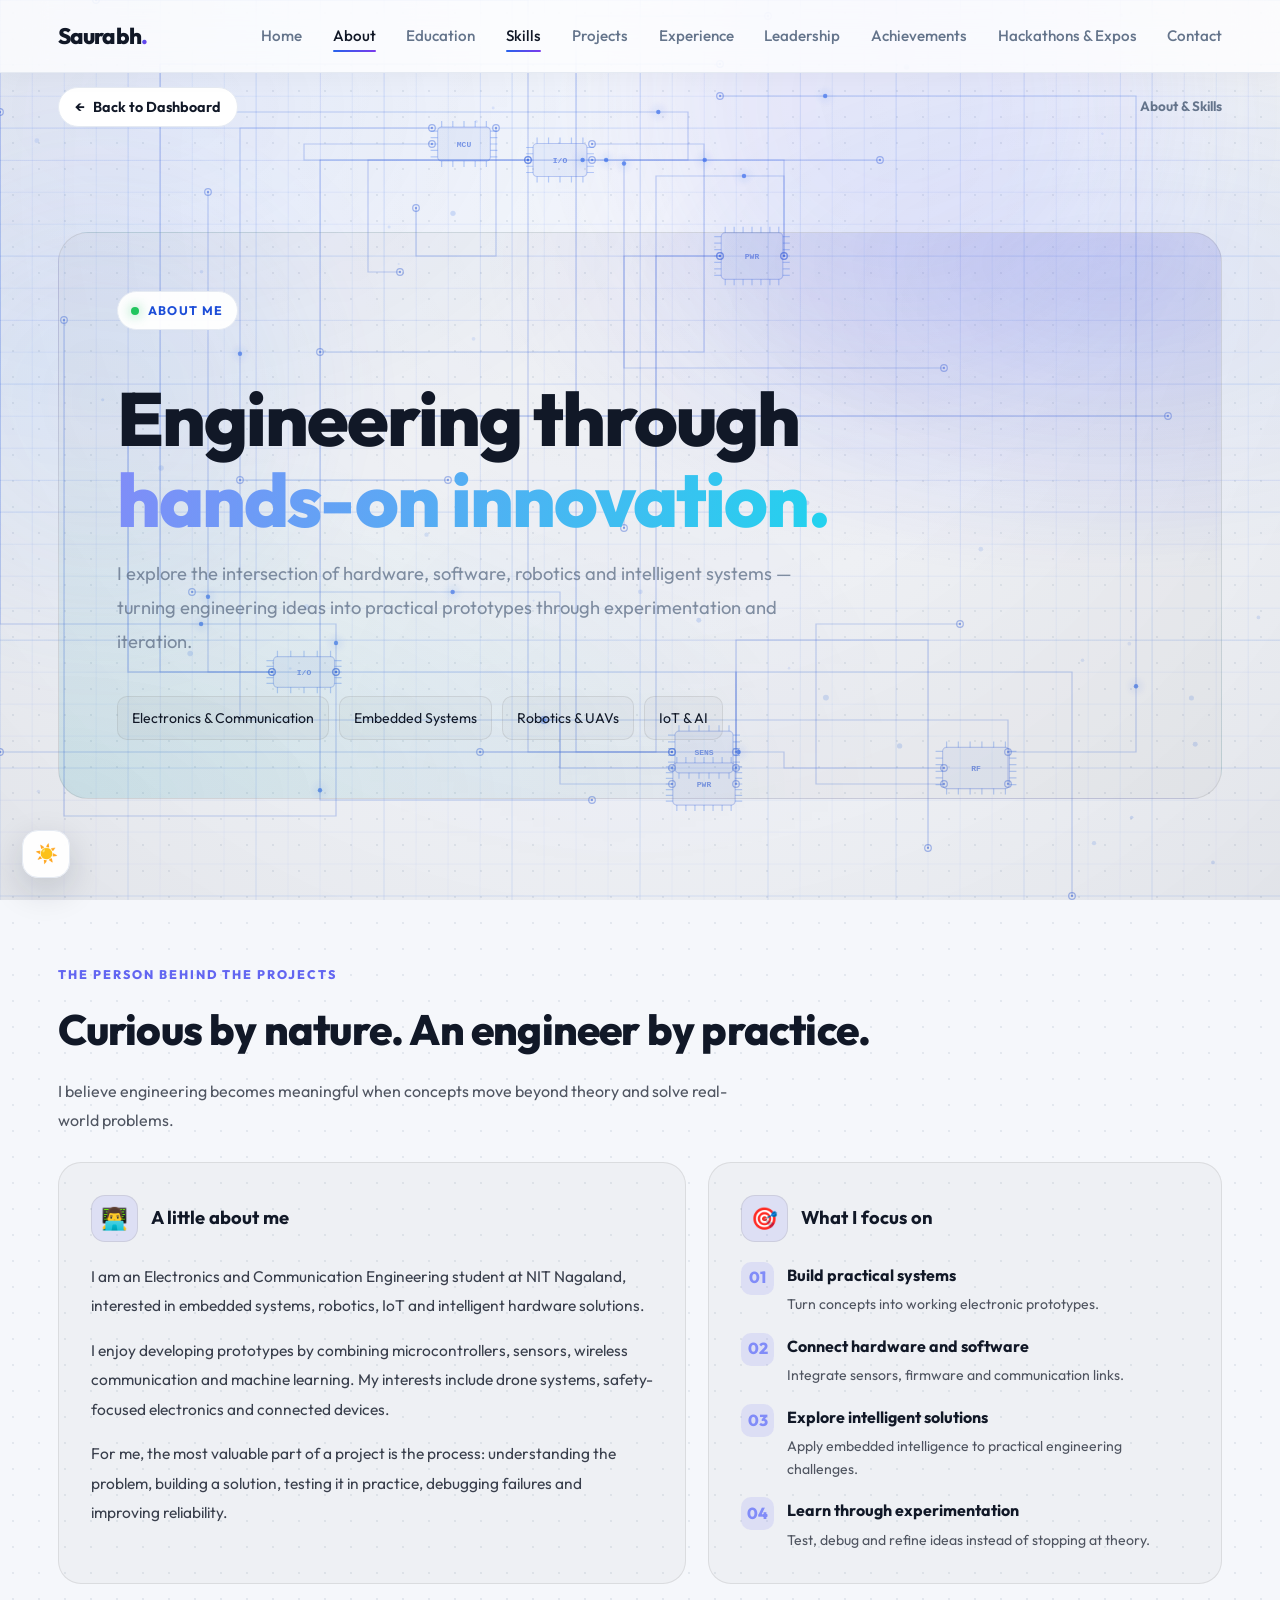
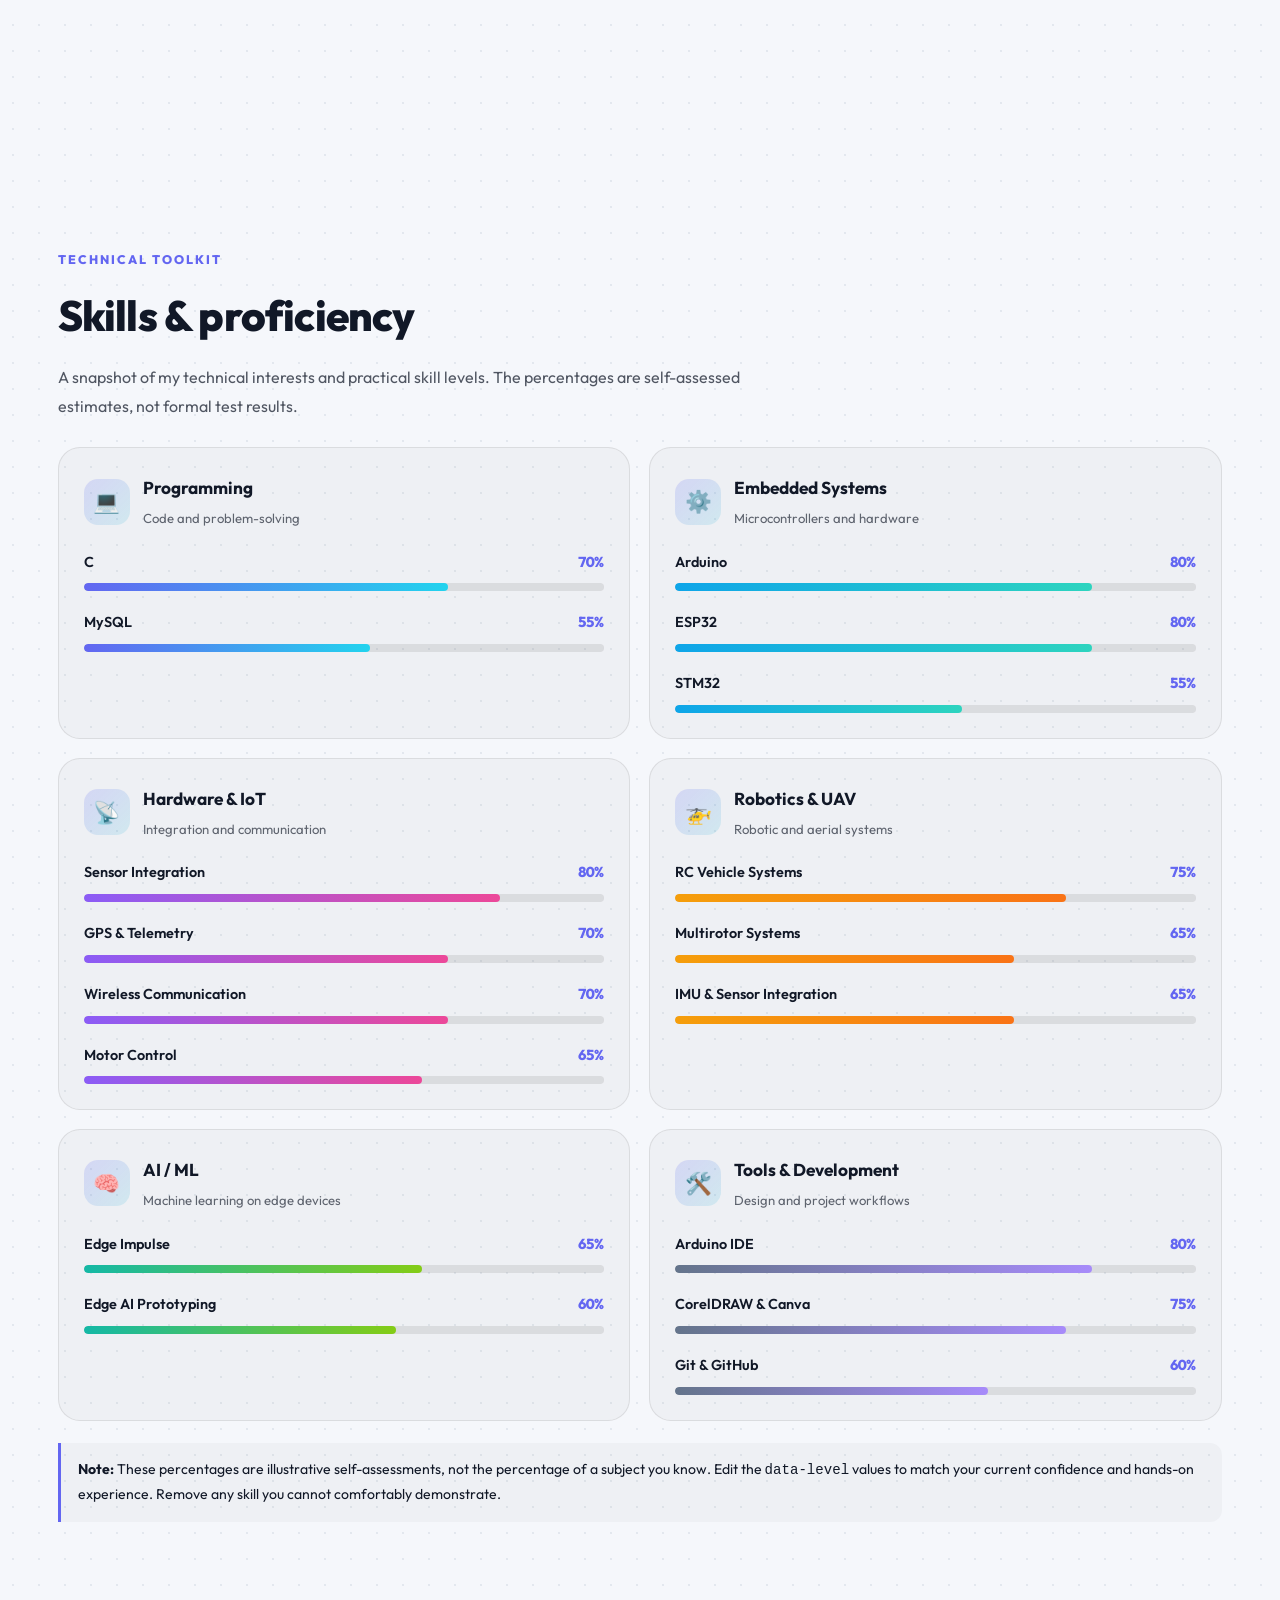
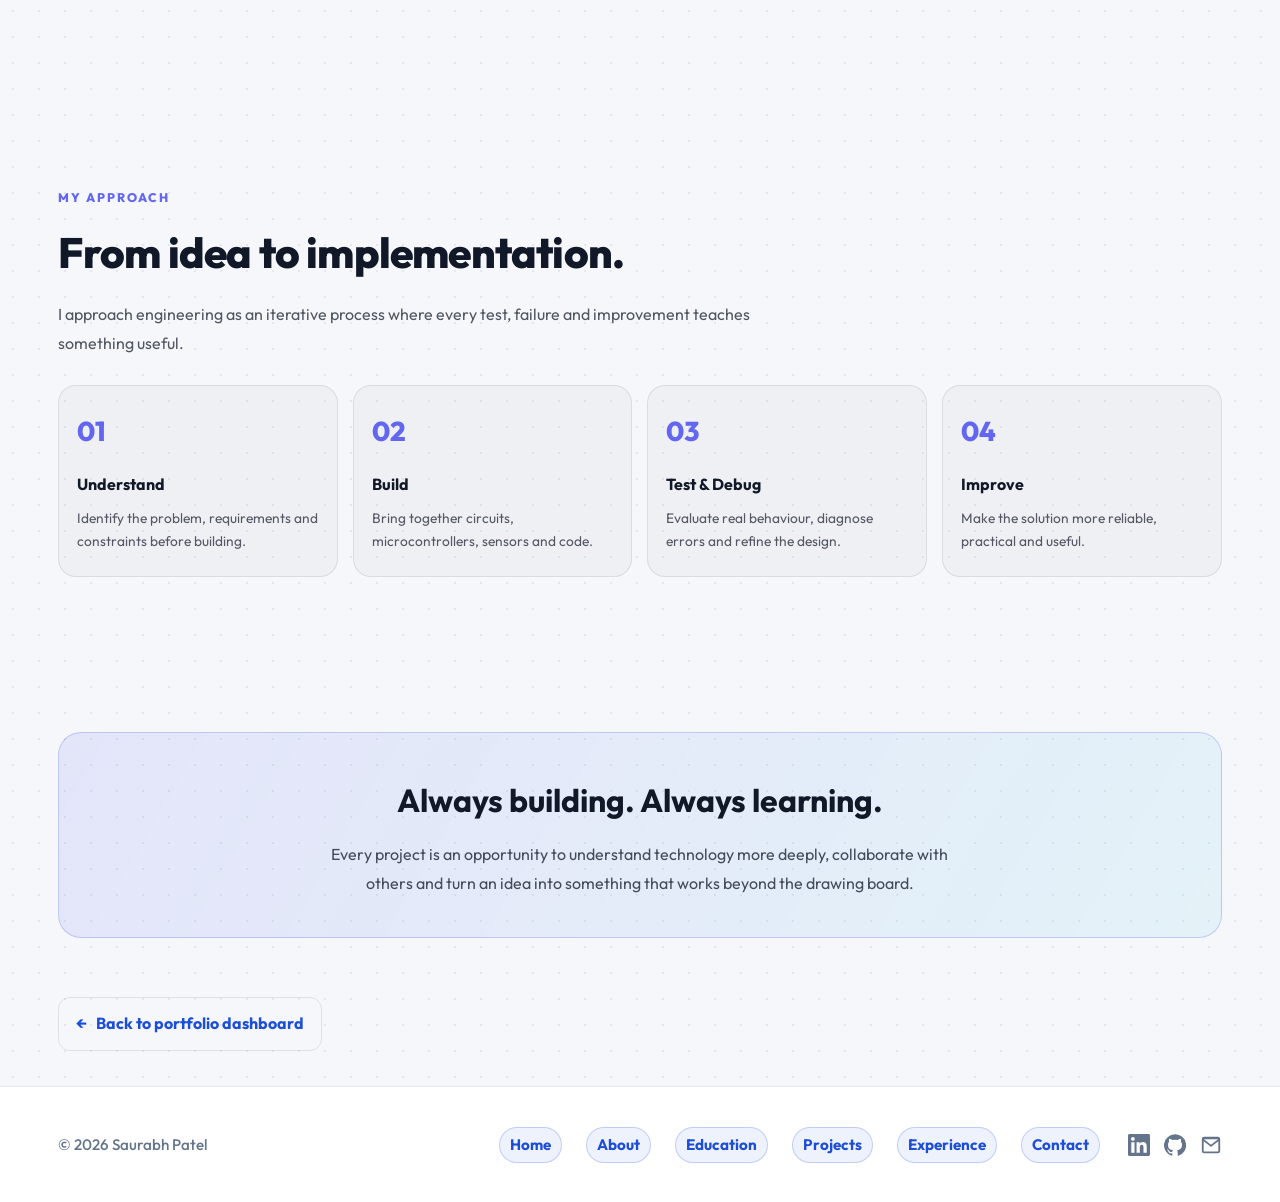
<file: about.html>
<!DOCTYPE html>
<html lang="en">
<head>
  <meta charset="UTF-8">
  <meta name="viewport" content="width=device-width, initial-scale=1.0">
  <meta name="theme-color" content="#4f46e5">
  <meta name="description" content="About Saurabh Patel, Electronics and Communication Engineering student at NIT Nagaland, exploring embedded systems, robotics, IoT and AI.">
  <title>About & Skills | Saurabh Patel</title>

  <link rel="icon" href="data:image/svg+xml,%3Csvg xmlns='http://www.w3.org/2000/svg' viewBox='0 0 64 64'%3E%3Crect width='64' height='64' rx='16' fill='%234f46e5'/%3E%3Ctext x='32' y='44' font-size='36' font-family='Arial' font-weight='700' text-anchor='middle' fill='white'%3ES%3C/text%3E%3C/svg%3E">

  <link rel="preconnect" href="https://fonts.googleapis.com">
  <link rel="preconnect" href="https://fonts.gstatic.com" crossorigin>
  <link href="https://fonts.googleapis.com/css2?family=Outfit:wght@300;400;500;600;700;800&display=swap" rel="stylesheet">

  <link rel="stylesheet" href="styles.css">

  <style>
    /* ABOUT PAGE */
    .about-page {
      --about-accent: #6366f1;
      --about-accent-2: #06b6d4;
      --about-panel: rgba(127, 127, 127, 0.055);
      --about-border: rgba(127, 127, 127, 0.19);
      padding: 65px 0 35px;
    }

    .about-page * {
      box-sizing: border-box;
    }

    .about-page .about-hero {
      position: relative;
      overflow: hidden;
      padding: clamp(28px, 5vw, 58px);
      border: 1px solid var(--about-border);
      border-radius: 30px;
      background:
        radial-gradient(ellipse at 90% 5%, rgba(99,102,241,.19), transparent 42%),
        radial-gradient(ellipse at 0% 100%, rgba(6,182,212,.11), transparent 45%),
        var(--about-panel);
    }

    .about-page .eyebrow {
      display: inline-flex;
      align-items: center;
      gap: 9px;
      padding: 8px 13px;
      border: 1px solid var(--about-border);
      border-radius: 50px;
      font-size: .78rem;
      font-weight: 700;
      letter-spacing: 1.4px;
      text-transform: uppercase;
    }

    .about-page .eyebrow-dot {
      width: 8px;
      height: 8px;
      border-radius: 50%;
      background: #22c55e;
      box-shadow: 0 0 12px rgba(34,197,94,.65);
    }

    .about-page .hero-title {
      max-width: 850px;
      margin: 25px 0 17px;
      font-size: clamp(2.35rem, 6vw, 4.7rem);
      font-weight: 800;
      line-height: 1.07;
      letter-spacing: -2px;
    }

    .about-page .gradient-text {
      color: var(--about-accent);
      background: linear-gradient(110deg, #818cf8, #22d3ee);
      background-clip: text;
      -webkit-background-clip: text;
      -webkit-text-fill-color: transparent;
    }

    .about-page .hero-description {
      max-width: 690px;
      font-size: clamp(1rem, 2vw, 1.15rem);
      line-height: 1.85;
      opacity: .8;
    }

    .about-page .hero-tags {
      display: flex;
      flex-wrap: wrap;
      gap: 10px;
      margin-top: 26px;
    }

    .about-page .hero-tag {
      padding: 9px 14px;
      border: 1px solid var(--about-border);
      border-radius: 10px;
      font-size: .88rem;
      background: var(--about-panel);
    }

    .about-page .section-block {
      margin-top: 65px;
    }

    .about-page .section-top {
      margin-bottom: 27px;
    }

    .about-page .section-kicker {
      margin-bottom: 9px;
      color: var(--about-accent);
      font-size: .78rem;
      font-weight: 800;
      letter-spacing: 2px;
      text-transform: uppercase;
    }

    .about-page .section-title {
      margin: 0 0 10px;
      font-size: clamp(1.8rem, 4vw, 2.65rem);
      font-weight: 800;
      letter-spacing: -.8px;
    }

    .about-page .section-subtitle {
      max-width: 700px;
      line-height: 1.8;
      opacity: .72;
    }

    /* ABOUT CONTENT */
    .about-page .intro-grid {
      display: grid;
      grid-template-columns: 1.1fr .9fr;
      gap: 22px;
    }

    .about-page .panel {
      min-width: 0;
      padding: clamp(23px, 3vw, 32px);
      border: 1px solid var(--about-border);
      border-radius: 23px;
      background: var(--about-panel);
      transition: transform .3s ease, border-color .3s ease;
    }

    .about-page .panel:hover {
      transform: translateY(-4px);
      border-color: rgba(129,140,248,.55);
    }

    .about-page .panel-heading {
      display: flex;
      align-items: center;
      gap: 13px;
      margin-bottom: 20px;
    }

    .about-page .panel-icon {
      display: grid;
      place-items: center;
      flex-shrink: 0;
      width: 47px;
      height: 47px;
      border: 1px solid var(--about-border);
      border-radius: 14px;
      background: rgba(99,102,241,.12);
      font-size: 1.35rem;
    }

    .about-page .panel h3 {
      margin: 0;
      font-size: 1.15rem;
    }

    .about-page .bio-copy {
      margin: 0 0 15px;
      font-size: .97rem;
      line-height: 1.9;
      opacity: .82;
    }

    .about-page .bio-copy:last-child {
      margin-bottom: 0;
    }

    .about-page .focus-list {
      display: grid;
      gap: 17px;
      margin-top: 5px;
    }

    .about-page .focus-item {
      display: flex;
      align-items: flex-start;
      gap: 13px;
    }

    .about-page .focus-mark {
      display: grid;
      place-items: center;
      flex-shrink: 0;
      width: 33px;
      height: 33px;
      border-radius: 10px;
      background: rgba(99,102,241,.13);
      color: #818cf8;
      font-weight: 800;
    }

    .about-page .focus-item strong {
      display: block;
      margin-bottom: 4px;
    }

    .about-page .focus-item span {
      display: block;
      font-size: .88rem;
      line-height: 1.6;
      opacity: .72;
    }

    /* SKILL CATEGORY CARDS */
    .about-page .skill-grid {
      display: grid;
      grid-template-columns: repeat(2, minmax(0, 1fr));
      gap: 19px;
    }

    .about-page .skill-card {
      min-width: 0;
      padding: 25px;
      border: 1px solid var(--about-border);
      border-radius: 22px;
      background: var(--about-panel);
      transition: transform .3s ease, box-shadow .3s ease,
                  border-color .3s ease;
    }

    .about-page .skill-card:hover {
      transform: translateY(-5px);
      border-color: rgba(99,102,241,.55);
      box-shadow: 0 15px 38px rgba(99,102,241,.09);
    }

    .about-page .skill-card-header {
      display: flex;
      align-items: center;
      gap: 13px;
      margin-bottom: 20px;
    }

    .about-page .skill-symbol {
      display: grid;
      place-items: center;
      flex-shrink: 0;
      width: 46px;
      height: 46px;
      border-radius: 14px;
      background: linear-gradient(135deg, rgba(99,102,241,.19), rgba(6,182,212,.13));
      font-size: 1.35rem;
    }

    .about-page .skill-card h3 {
      margin: 0 0 4px;
      font-size: 1.08rem;
    }

    .about-page .skill-card-header p {
      margin: 0;
      font-size: .82rem;
      opacity: .65;
    }

    .about-page .skill-item {
      margin-top: 19px;
    }

    .about-page .skill-item:first-child {
      margin-top: 0;
    }

    .about-page .skill-meta {
      display: flex;
      align-items: center;
      justify-content: space-between;
      gap: 12px;
      margin-bottom: 9px;
      font-size: .9rem;
    }

    .about-page .skill-name {
      font-weight: 600;
    }

    .about-page .skill-percent {
      flex-shrink: 0;
      color: var(--about-accent);
      font-weight: 800;
      font-variant-numeric: tabular-nums;
    }

    .about-page .skill-track {
      height: 8px;
      overflow: hidden;
      border-radius: 20px;
      background: rgba(127,127,127,.19);
    }

    .about-page .skill-fill {
      width: 0;
      height: 100%;
      border-radius: inherit;
      background: linear-gradient(90deg, #6366f1, #22d3ee);
      transition: width 1.25s cubic-bezier(.2,.7,.2,1);
    }

    .about-page .skill-card:nth-child(2) .skill-fill {
      background: linear-gradient(90deg, #0ea5e9, #2dd4bf);
    }

    .about-page .skill-card:nth-child(3) .skill-fill {
      background: linear-gradient(90deg, #8b5cf6, #ec4899);
    }

    .about-page .skill-card:nth-child(4) .skill-fill {
      background: linear-gradient(90deg, #f59e0b, #f97316);
    }

    .about-page .skill-card:nth-child(5) .skill-fill {
      background: linear-gradient(90deg, #14b8a6, #84cc16);
    }

    .about-page .skill-card:nth-child(6) .skill-fill {
      background: linear-gradient(90deg, #64748b, #a78bfa);
    }

    .about-page .skill-note {
      margin-top: 22px;
      padding: 15px 17px;
      border-left: 3px solid var(--about-accent);
      border-radius: 0 12px 12px 0;
      background: var(--about-panel);
      font-size: .88rem;
      line-height: 1.7;
      opacity: .8;
    }

    /* WORKING STYLE */
    .about-page .process-grid {
      display: grid;
      grid-template-columns: repeat(4, minmax(0, 1fr));
      gap: 15px;
    }

    .about-page .process-card {
      padding: 22px 18px;
      border: 1px solid var(--about-border);
      border-radius: 18px;
      background: var(--about-panel);
    }

    .about-page .process-number {
      display: block;
      margin-bottom: 17px;
      color: var(--about-accent);
      font-size: 1.7rem;
      font-weight: 800;
    }

    .about-page .process-card h3 {
      margin: 0 0 8px;
      font-size: 1rem;
    }

    .about-page .process-card p {
      margin: 0;
      font-size: .86rem;
      line-height: 1.7;
      opacity: .7;
    }

    .about-page .closing-note {
      margin-top: 55px;
      padding: clamp(26px, 4vw, 40px);
      border: 1px solid rgba(99,102,241,.28);
      border-radius: 23px;
      background: linear-gradient(120deg, rgba(99,102,241,.12), rgba(6,182,212,.07));
      text-align: center;
    }

    .about-page .closing-note h2 {
      margin: 0 0 12px;
      font-size: clamp(1.5rem, 3vw, 2rem);
    }

    .about-page .closing-note p {
      max-width: 650px;
      margin: 0 auto;
      line-height: 1.8;
      opacity: .76;
    }

    .about-page .page-back-wrap {
      margin-top: 35px;
    }

    .about-page .page-back {
      display: inline-flex;
      align-items: center;
      gap: 9px;
      padding: 12px 17px;
      border: 1px solid var(--about-border);
      border-radius: 12px;
      text-decoration: none;
      transition: background .25s ease, transform .25s ease;
    }

    .about-page .page-back:hover {
      transform: translateX(-3px);
      background: var(--about-panel);
    }

    .about-page .reveal-about {
      opacity: 0;
      transform: translateY(20px);
      transition: opacity .65s ease, transform .65s ease;
    }

    .about-page .reveal-about.visible {
      opacity: 1;
      transform: translateY(0);
    }

    @media (max-width: 850px) {
      .about-page .intro-grid {
        grid-template-columns: 1fr;
      }

      .about-page .process-grid {
        grid-template-columns: repeat(2, minmax(0, 1fr));
      }
    }

    @media (max-width: 600px) {
      .about-page {
        padding-top: 35px;
      }

      .about-page .about-hero {
        border-radius: 22px;
      }

      .about-page .hero-title {
        letter-spacing: -1.2px;
      }

      .about-page .section-block {
        margin-top: 45px;
      }

      .about-page .skill-grid {
        grid-template-columns: 1fr;
      }

      .about-page .skill-card {
        padding: 21px;
      }

      .about-page .process-grid {
        gap: 11px;
      }

      .about-page .process-card {
        padding: 17px 14px;
      }
    }

    @media (prefers-reduced-motion: reduce) {
      .about-page *,
      .about-page *::before,
      .about-page *::after {
        scroll-behavior: auto !important;
        transition-duration: .01ms !important;
        animation-duration: .01ms !important;
      }

      .about-page .reveal-about {
        opacity: 1;
        transform: none;
      }
    }
  </style>
</head>

<body>

<div class="ambient-glow-1"></div>
<div class="ambient-glow-2"></div>

<header>
  <div class="container">
    <nav>
      <a class="logo" href="index.html">Saurabh<span>.</span></a>

      <button aria-expanded="false"
              aria-label="Open navigation menu"
              class="menu-btn" id="menuBtn">☰</button>

      <ul class="nav-links" id="navLinks">
        <li><a href="index.html">Home</a></li>
        <li><a href="about.html">About</a></li>
        <li><a href="education.html">Education</a></li>
        <li><a href="about.html#skills">Skills</a></li>
        <li><a href="projects.html">Projects</a></li>
        <li><a href="experience.html">Experience</a></li>
        <li><a href="leadership.html">Leadership</a></li>
        <li><a href="achievements.html">Achievements</a></li>
        <li><a href="events.html">Hackathons &amp; Expos</a></li>
        <li><a href="contact.html">Contact</a></li>
      </ul>
    </nav>
  </div>
</header>

<main class="page-content about-page">
  <div class="container">

    <!-- HERO -->
    <section class="about-hero reveal-about">
      <div class="eyebrow">
        <span class="eyebrow-dot"></span>
        About Me
      </div>

      <h1 class="hero-title">
        Engineering through<br>
        <span class="gradient-text">hands-on innovation.</span>
      </h1>

      <p class="hero-description">
        I explore the intersection of hardware, software, robotics
        and intelligent systems — turning engineering ideas into
        practical prototypes through experimentation and iteration.
      </p>

      <div class="hero-tags">
        <span class="hero-tag">Electronics &amp; Communication</span>
        <span class="hero-tag">Embedded Systems</span>
        <span class="hero-tag">Robotics &amp; UAVs</span>
        <span class="hero-tag">IoT &amp; AI</span>
      </div>
    </section>

    <!-- ABOUT -->
    <section class="section-block">
      <div class="section-top reveal-about">
        <div class="section-kicker">The person behind the projects</div>
        <h2 class="section-title">Curious by nature. An engineer by practice.</h2>
        <p class="section-subtitle">
          I believe engineering becomes meaningful when concepts
          move beyond theory and solve real-world problems.
        </p>
      </div>

      <div class="intro-grid">

        <article class="panel reveal-about">
          <div class="panel-heading">
            <div class="panel-icon">👨‍💻</div>
            <h3>A little about me</h3>
          </div>

          <p class="bio-copy">
            I am an Electronics and Communication Engineering
            student at NIT Nagaland, interested in embedded systems,
            robotics, IoT and intelligent hardware solutions.
          </p>

          <p class="bio-copy">
            I enjoy developing prototypes by combining
            microcontrollers, sensors, wireless communication
            and machine learning. My interests include drone
            systems, safety-focused electronics and connected devices.
          </p>

          <p class="bio-copy">
            For me, the most valuable part of a project is the
            process: understanding the problem, building a solution,
            testing it in practice, debugging failures and improving
            reliability.
          </p>
        </article>

        <article class="panel reveal-about">
          <div class="panel-heading">
            <div class="panel-icon">🎯</div>
            <h3>What I focus on</h3>
          </div>

          <div class="focus-list">
            <div class="focus-item">
              <div class="focus-mark">01</div>
              <div>
                <strong>Build practical systems</strong>
                <span>Turn concepts into working electronic prototypes.</span>
              </div>
            </div>

            <div class="focus-item">
              <div class="focus-mark">02</div>
              <div>
                <strong>Connect hardware and software</strong>
                <span>Integrate sensors, firmware and communication links.</span>
              </div>
            </div>

            <div class="focus-item">
              <div class="focus-mark">03</div>
              <div>
                <strong>Explore intelligent solutions</strong>
                <span>Apply embedded intelligence to practical engineering challenges.</span>
              </div>
            </div>

            <div class="focus-item">
              <div class="focus-mark">04</div>
              <div>
                <strong>Learn through experimentation</strong>
                <span>Test, debug and refine ideas instead of stopping at theory.</span>
              </div>
            </div>
          </div>
        </article>

      </div>
    </section>

    <!-- SKILLS AND PERCENTAGE BARS -->
    <section class="section-block" id="skills">

      <div class="section-top reveal-about">
        <div class="section-kicker">Technical toolkit</div>
        <h2 class="section-title">Skills &amp; proficiency</h2>
        <p class="section-subtitle">
          A snapshot of my technical interests and practical skill
          levels. The percentages are self-assessed estimates, not
          formal test results.
        </p>
      </div>

      <div class="skill-grid">

        <!-- PROGRAMMING -->
        <article class="skill-card reveal-about">
          <div class="skill-card-header">
            <div class="skill-symbol">💻</div>
            <div>
              <h3>Programming</h3>
              <p>Code and problem-solving</p>
            </div>
          </div>

          <div class="skill-item">
            <div class="skill-meta">
              <span class="skill-name">C</span>
              <span class="skill-percent" data-level="70">70%</span>
            </div>
            <div class="skill-track" role="progressbar"
                 aria-label="C proficiency" aria-valuemin="0"
                 aria-valuemax="100" aria-valuenow="70">
              <div class="skill-fill" data-level="70"></div>
            </div>
          </div>

          <div class="skill-item">
            <div class="skill-meta">
              <span class="skill-name">MySQL</span>
              <span class="skill-percent" data-level="55">55%</span>
            </div>
            <div class="skill-track" role="progressbar"
                 aria-label="MySQL proficiency" aria-valuemin="0"
                 aria-valuemax="100" aria-valuenow="55">
              <div class="skill-fill" data-level="55"></div>
            </div>
          </div>
        </article>

        <!-- EMBEDDED -->
        <article class="skill-card reveal-about">
          <div class="skill-card-header">
            <div class="skill-symbol">⚙️</div>
            <div>
              <h3>Embedded Systems</h3>
              <p>Microcontrollers and hardware</p>
            </div>
          </div>

          <div class="skill-item">
            <div class="skill-meta">
              <span class="skill-name">Arduino</span>
              <span class="skill-percent" data-level="80">80%</span>
            </div>
            <div class="skill-track" role="progressbar"
                 aria-label="Arduino proficiency" aria-valuemin="0"
                 aria-valuemax="100" aria-valuenow="80">
              <div class="skill-fill" data-level="80"></div>
            </div>
          </div>

          <div class="skill-item">
            <div class="skill-meta">
              <span class="skill-name">ESP32</span>
              <span class="skill-percent" data-level="80">80%</span>
            </div>
            <div class="skill-track" role="progressbar"
                 aria-label="ESP32 proficiency" aria-valuemin="0"
                 aria-valuemax="100" aria-valuenow="80">
              <div class="skill-fill" data-level="80"></div>
            </div>
          </div>

          <div class="skill-item">
            <div class="skill-meta">
              <span class="skill-name">STM32</span>
              <span class="skill-percent" data-level="55">55%</span>
            </div>
            <div class="skill-track" role="progressbar"
                 aria-label="STM32 proficiency" aria-valuemin="0"
                 aria-valuemax="100" aria-valuenow="55">
              <div class="skill-fill" data-level="55"></div>
            </div>
          </div>
        </article>

        <!-- HARDWARE & IOT -->
        <article class="skill-card reveal-about">
          <div class="skill-card-header">
            <div class="skill-symbol">📡</div>
            <div>
              <h3>Hardware &amp; IoT</h3>
              <p>Integration and communication</p>
            </div>
          </div>

          <div class="skill-item">
            <div class="skill-meta">
              <span class="skill-name">Sensor Integration</span>
              <span class="skill-percent" data-level="80">80%</span>
            </div>
            <div class="skill-track" role="progressbar"
                 aria-label="Sensor integration proficiency" aria-valuemin="0"
                 aria-valuemax="100" aria-valuenow="80">
              <div class="skill-fill" data-level="80"></div>
            </div>
          </div>

          <div class="skill-item">
            <div class="skill-meta">
              <span class="skill-name">GPS &amp; Telemetry</span>
              <span class="skill-percent" data-level="70">70%</span>
            </div>
            <div class="skill-track" role="progressbar"
                 aria-label="GPS and telemetry proficiency" aria-valuemin="0"
                 aria-valuemax="100" aria-valuenow="70">
              <div class="skill-fill" data-level="70"></div>
            </div>
          </div>

          <div class="skill-item">
            <div class="skill-meta">
              <span class="skill-name">Wireless Communication</span>
              <span class="skill-percent" data-level="70">70%</span>
            </div>
            <div class="skill-track" role="progressbar"
                 aria-label="Wireless communication proficiency" aria-valuemin="0"
                 aria-valuemax="100" aria-valuenow="70">
              <div class="skill-fill" data-level="70"></div>
            </div>
          </div>

          <div class="skill-item">
            <div class="skill-meta">
              <span class="skill-name">Motor Control</span>
              <span class="skill-percent" data-level="65">65%</span>
            </div>
            <div class="skill-track" role="progressbar"
                 aria-label="Motor control proficiency" aria-valuemin="0"
                 aria-valuemax="100" aria-valuenow="65">
              <div class="skill-fill" data-level="65"></div>
            </div>
          </div>
        </article>

        <!-- ROBOTICS -->
        <article class="skill-card reveal-about">
          <div class="skill-card-header">
            <div class="skill-symbol">🚁</div>
            <div>
              <h3>Robotics &amp; UAV</h3>
              <p>Robotic and aerial systems</p>
            </div>
          </div>

          <div class="skill-item">
            <div class="skill-meta">
              <span class="skill-name">RC Vehicle Systems</span>
              <span class="skill-percent" data-level="75">75%</span>
            </div>
            <div class="skill-track" role="progressbar"
                 aria-label="RC vehicle systems proficiency" aria-valuemin="0"
                 aria-valuemax="100" aria-valuenow="75">
              <div class="skill-fill" data-level="75"></div>
            </div>
          </div>

          <div class="skill-item">
            <div class="skill-meta">
              <span class="skill-name">Multirotor Systems</span>
              <span class="skill-percent" data-level="65">65%</span>
            </div>
            <div class="skill-track" role="progressbar"
                 aria-label="Multirotor systems proficiency" aria-valuemin="0"
                 aria-valuemax="100" aria-valuenow="65">
              <div class="skill-fill" data-level="65"></div>
            </div>
          </div>

          <div class="skill-item">
            <div class="skill-meta">
              <span class="skill-name">IMU &amp; Sensor Integration</span>
              <span class="skill-percent" data-level="65">65%</span>
            </div>
            <div class="skill-track" role="progressbar"
                 aria-label="IMU and sensor integration proficiency" aria-valuemin="0"
                 aria-valuemax="100" aria-valuenow="65">
              <div class="skill-fill" data-level="65"></div>
            </div>
          </div>
        </article>

        <!-- AI -->
        <article class="skill-card reveal-about">
          <div class="skill-card-header">
            <div class="skill-symbol">🧠</div>
            <div>
              <h3>AI / ML</h3>
              <p>Machine learning on edge devices</p>
            </div>
          </div>

          <div class="skill-item">
            <div class="skill-meta">
              <span class="skill-name">Edge Impulse</span>
              <span class="skill-percent" data-level="65">65%</span>
            </div>
            <div class="skill-track" role="progressbar"
                 aria-label="Edge Impulse proficiency" aria-valuemin="0"
                 aria-valuemax="100" aria-valuenow="65">
              <div class="skill-fill" data-level="65"></div>
            </div>
          </div>

          <div class="skill-item">
            <div class="skill-meta">
              <span class="skill-name">Edge AI Prototyping</span>
              <span class="skill-percent" data-level="60">60%</span>
            </div>
            <div class="skill-track" role="progressbar"
                 aria-label="Edge AI prototyping proficiency" aria-valuemin="0"
                 aria-valuemax="100" aria-valuenow="60">
              <div class="skill-fill" data-level="60"></div>
            </div>
          </div>
        </article>

        <!-- TOOLS -->
        <article class="skill-card reveal-about">
          <div class="skill-card-header">
            <div class="skill-symbol">🛠️</div>
            <div>
              <h3>Tools &amp; Development</h3>
              <p>Design and project workflows</p>
            </div>
          </div>

          <div class="skill-item">
            <div class="skill-meta">
              <span class="skill-name">Arduino IDE</span>
              <span class="skill-percent" data-level="80">80%</span>
            </div>
            <div class="skill-track" role="progressbar"
                 aria-label="Arduino IDE proficiency" aria-valuemin="0"
                 aria-valuemax="100" aria-valuenow="80">
              <div class="skill-fill" data-level="80"></div>
            </div>
          </div>

          <div class="skill-item">
            <div class="skill-meta">
              <span class="skill-name">CorelDRAW &amp; Canva</span>
              <span class="skill-percent" data-level="75">75%</span>
            </div>
            <div class="skill-track" role="progressbar"
                 aria-label="CorelDRAW and Canva proficiency" aria-valuemin="0"
                 aria-valuemax="100" aria-valuenow="75">
              <div class="skill-fill" data-level="75"></div>
            </div>
          </div>

          <div class="skill-item">
            <div class="skill-meta">
              <span class="skill-name">Git &amp; GitHub</span>
              <span class="skill-percent" data-level="60">60%</span>
            </div>
            <div class="skill-track" role="progressbar"
                 aria-label="Git and GitHub proficiency" aria-valuemin="0"
                 aria-valuemax="100" aria-valuenow="60">
              <div class="skill-fill" data-level="60"></div>
            </div>
          </div>
        </article>

      </div>

      <div class="skill-note reveal-about">
        <strong>Note:</strong> These percentages are illustrative
        self-assessments, not the percentage of a subject you know.
        Edit the <code>data-level</code> values to match your current
        confidence and hands-on experience. Remove any skill you
        cannot comfortably demonstrate.
      </div>

    </section>

    <!-- WORKING STYLE -->
    <section class="section-block">
      <div class="section-top reveal-about">
        <div class="section-kicker">My approach</div>
        <h2 class="section-title">From idea to implementation.</h2>
        <p class="section-subtitle">
          I approach engineering as an iterative process where
          every test, failure and improvement teaches something useful.
        </p>
      </div>

      <div class="process-grid">

        <article class="process-card reveal-about">
          <span class="process-number">01</span>
          <h3>Understand</h3>
          <p>Identify the problem, requirements and constraints before building.</p>
        </article>

        <article class="process-card reveal-about">
          <span class="process-number">02</span>
          <h3>Build</h3>
          <p>Bring together circuits, microcontrollers, sensors and code.</p>
        </article>

        <article class="process-card reveal-about">
          <span class="process-number">03</span>
          <h3>Test &amp; Debug</h3>
          <p>Evaluate real behaviour, diagnose errors and refine the design.</p>
        </article>

        <article class="process-card reveal-about">
          <span class="process-number">04</span>
          <h3>Improve</h3>
          <p>Make the solution more reliable, practical and useful.</p>
        </article>

      </div>
    </section>

    <!-- CLOSING -->
    <section class="closing-note reveal-about">
      <h2>Always building. Always learning.</h2>
      <p>
        Every project is an opportunity to understand technology
        more deeply, collaborate with others and turn an idea
        into something that works beyond the drawing board.
      </p>
    </section>

    <div class="page-back-wrap">
      <a class="page-back" href="index.html">
        <span aria-hidden="true">←</span>
        Back to portfolio dashboard
      </a>
    </div>

  </div>
</main>

<footer>
  <div class="container">
    <div class="footer-inner">
      <p>© 2026 Saurabh Patel</p>

      <div class="footer-right">
        <div class="footer-links">
          <a href="index.html">Home</a>
          <a href="about.html">About</a>
          <a href="education.html">Education</a>
          <a href="projects.html">Projects</a>
          <a href="experience.html">Experience</a>
          <a href="contact.html">Contact</a>
        </div>

        <div class="social-icons">
          <a aria-label="LinkedIn"
             href="https://www.linkedin.com/in/saurabhp04/"
             rel="noopener noreferrer" target="_blank">
            <svg viewBox="0 0 24 24" aria-hidden="true">
              <path d="M20.45 20.45h-3.56v-5.57c0-1.33-.03-3.04-1.85-3.04-1.86 0-2.14 1.45-2.14 2.94v5.67H9.35V9h3.41v1.56h.05c.48-.9 1.64-1.85 3.37-1.85 3.6 0 4.27 2.37 4.27 5.46v6.28zM5.34 7.43a2.06 2.06 0 1 1 0-4.13 2.06 2.06 0 0 1 0 4.13zM7.12 20.45H3.56V9h3.56v11.45zM22.22 0H1.77C.79 0 0 .77 0 1.73v20.54C0 23.23.79 24 1.77 24h20.45c.98 0 1.78-.77 1.78-1.73V1.73C24 .77 23.2 0 22.22 0z"/>
            </svg>
          </a>

          <a aria-label="GitHub"
             href="https://github.com/saurabhp02"
             rel="noopener noreferrer" target="_blank">
            <svg viewBox="0 0 24 24" aria-hidden="true">
              <path d="M12 .3a12 12 0 0 0-3.8 23.38c.6.12.83-.26.83-.57v-2c-3.34.73-4.04-1.6-4.04-1.6-.55-1.4-1.34-1.77-1.34-1.77-1.08-.74.09-.73.09-.73 1.2.09 1.83 1.24 1.83 1.24 1.07 1.83 2.8 1.3 3.49 1 .1-.78.42-1.3.76-1.6-2.67-.3-5.47-1.33-5.47-5.93 0-1.31.47-2.38 1.24-3.22-.14-.3-.54-1.52.1-3.18 0 0 1-.32 3.3 1.23a11.5 11.5 0 0 1 6 0c2.28-1.55 3.29-1.23 3.29-1.23.64 1.66.24 2.88.12 3.18.77.84 1.23 1.91 1.23 3.22 0 4.61-2.8 5.63-5.48 5.92.42.36.81 1.1.81 2.22v3.29c0 .32.22.7.83.58A12 12 0 0 0 12 .3z"/>
            </svg>
          </a>

          <a aria-label="Email"
             href="mailto:saurabh4366@nitnagaland.ac.in">
            <svg viewBox="0 0 24 24" aria-hidden="true">
              <path d="M2 5.5A2.5 2.5 0 0 1 4.5 3h15A2.5 2.5 0 0 1 22 5.5v13a2.5 2.5 0 0 1-2.5 2.5h-15A2.5 2.5 0 0 1 2 18.5v-13zm2.3.2 7.7 6.1 7.7-6.1a.5.5 0 0 0-.2-.05h-15a.5.5 0 0 0-.2.05zM20 7.9l-7.4 5.85a1 1 0 0 1-1.2 0L4 7.9v10.6c0 .28.22.5.5.5h15a.5.5 0 0 0 .5-.5V7.9z"/>
            </svg>
          </a>
        </div>
      </div>
    </div>
  </div>
</footer>

<!-- WEBSITE THEME SWITCHER -->
<div class="environment-switcher" id="environmentSwitcher">
  <div aria-label="Choose website environment"
       class="environment-options" id="environmentOptions">

    <button class="environment-option" data-theme-choice="day" title="Day">
      <span class="env-icon">☀️</span><span>Day</span>
    </button>
    <button class="environment-option" data-theme-choice="night" title="Night">
      <span class="env-icon">🌙</span><span>Night</span>
    </button>
    <button class="environment-option" data-theme-choice="sunset" title="Sunset">
      <span class="env-icon">🌅</span><span>Sunset</span>
    </button>
    <button class="environment-option" data-theme-choice="midnight" title="Midnight">
      <span class="env-icon">🌌</span><span>Midnight</span>
    </button>
    <button class="environment-option" data-theme-choice="rain" title="Rain">
      <span class="env-icon">🌧️</span><span>Rain</span>
    </button>
    <button class="environment-option" data-theme-choice="fog" title="Fog">
      <span class="env-icon">🌫️</span><span>Fog</span>
    </button>
    <button class="environment-option" data-theme-choice="nature" title="Nature">
      <span class="env-icon">🌿</span><span>Nature</span>
    </button>
  </div>

  <button aria-expanded="false"
          aria-label="Change website environment"
          class="environment-toggle" id="environmentToggle">☀️</button>
  <span class="environment-label" id="environmentLabel">Day</span>
</div>

<script src="script.js"></script>

<script>
(function () {
  const page = document.querySelector(".about-page");
  if (!page) return;

  // Mark the current navigation link.
  document.querySelectorAll(".nav-links a").forEach(function (link) {
    const href = link.getAttribute("href");

    if (href === "about.html" || href === "about.html#skills") {
      link.classList.add("active");
      link.setAttribute("aria-current", "page");
    }
  });

  // Reveal sections as they enter the viewport.
  const revealItems = page.querySelectorAll(".reveal-about");

  if ("IntersectionObserver" in window) {
    const revealObserver = new IntersectionObserver(function (entries) {
      entries.forEach(function (entry) {
        if (entry.isIntersecting) {
          entry.target.classList.add("visible");
          revealObserver.unobserve(entry.target);
        }
      });
    }, {
      threshold: 0.12
    });

    revealItems.forEach(function (item) {
      revealObserver.observe(item);
    });
  } else {
    revealItems.forEach(function (item) {
      item.classList.add("visible");
    });
  }

  // Animate skill bars only when they become visible.
  const skillTracks = page.querySelectorAll(".skill-track");

  function animateTrack(track) {
    const fill = track.querySelector(".skill-fill");
    if (!fill || fill.dataset.animated === "true") return;

    const rawLevel = Number(fill.dataset.level);
    const level = Math.max(0, Math.min(100, rawLevel || 0));

    fill.style.width = level + "%";
    fill.dataset.animated = "true";
  }

  if ("IntersectionObserver" in window) {
    const barObserver = new IntersectionObserver(function (entries) {
      entries.forEach(function (entry) {
        if (entry.isIntersecting) {
          animateTrack(entry.target);
          barObserver.unobserve(entry.target);
        }
      });
    }, {
      threshold: 0.25
    });

    skillTracks.forEach(function (track) {
      barObserver.observe(track);
    });
  } else {
    skillTracks.forEach(animateTrack);
  }
})();
</script>

</body>
</html>
</file>
<file: styles.css>
```css
:root {
    --bg-main: #f8fafc;
    --bg-card: #ffffff;
    --text-dark: #0f172a;
    --text-muted: #5b6b82;
    --accent: #3b82f6;
    --accent-dark: #4f46e5;
    --accent-gradient: linear-gradient(135deg, #3b82f6, #6366f1);
    --border-light: rgba(226, 232, 240, 0.9);
    --shadow-sm: 0 4px 10px rgba(0, 0, 0, 0.03);
    --shadow-md: 0 10px 30px -10px rgba(37, 99, 235, 0.15);
    --shadow-lg: 0 20px 40px -10px rgba(99, 102, 241, 0.2);
    --radius-md: 14px;
    --radius-lg: 24px;
    --transition-smooth: all 0.4s cubic-bezier(0.16, 1, 0.3, 1);
}

* { margin: 0; padding: 0; box-sizing: border-box; }

html {
    scroll-behavior: smooth;
    scroll-padding-top: 90px;
}

body {
    font-family: 'Outfit', sans-serif;
    background-color: var(--bg-main);
    background-image: radial-gradient(#cbd5e1 1px, transparent 1px);
    background-size: 32px 32px;
    color: var(--text-dark);
    line-height: 1.7;
    overflow-x: hidden;
}

a { color: inherit; text-decoration: none; }
img, video { max-width: 100%; display: block; }

:focus-visible {
    outline: 3px solid var(--accent-dark);
    outline-offset: 3px;
    border-radius: 6px;
}

.container { width: 90%; max-width: 1180px; margin: auto; }

.ambient-glow-1, .ambient-glow-2 {
    position: absolute;
    border-radius: 50%;
    z-index: -1;
    pointer-events: none;
    filter: blur(80px);
    opacity: 0.4;
}

.ambient-glow-1 {
    top: -150px;
    right: 10%;
    width: 500px;
    height: 500px;
    background: rgba(99, 102, 241, 0.3);
}

.ambient-glow-2 {
    top: 200px;
    left: -100px;
    width: 400px;
    height: 400px;
    background: rgba(59, 130, 246, 0.25);
}

/* Animations */
@keyframes slideDown {
    from { opacity: 0; transform: translateY(-100%); }
    to { opacity: 1; transform: translateY(0); }
}

@keyframes fadeUp {
    from { opacity: 0; transform: translateY(30px); }
    to { opacity: 1; transform: translateY(0); }
}

@keyframes scaleIn {
    from { opacity: 0; transform: scale(0.94) translateY(20px); }
    to { opacity: 1; transform: scale(1) translateY(0); }
}

.load-anim-1 { animation: fadeUp 0.8s ease backwards; animation-delay: 0.1s; }
.load-anim-2 { animation: fadeUp 0.8s ease backwards; animation-delay: 0.25s; }
.load-anim-3 { animation: fadeUp 0.8s ease backwards; animation-delay: 0.4s; }
.load-anim-4 { animation: fadeUp 0.8s ease backwards; animation-delay: 0.55s; }
.load-anim-image { animation: scaleIn 1s cubic-bezier(0.16, 1, 0.3, 1) backwards; animation-delay: 0.5s; }

/* Navbar */
header {
    position: sticky;
    top: 0;
    z-index: 1000;
    background: rgba(255, 255, 255, 0.8);
    border-bottom: 1px solid var(--border-light);
    backdrop-filter: blur(20px);
    -webkit-backdrop-filter: blur(20px);
    animation: slideDown 0.8s ease backwards;
}

nav {
    min-height: 76px;
    display: flex;
    align-items: center;
    justify-content: space-between;
}

.logo {
    font-size: 1.5rem;
    font-weight: 800;
    letter-spacing: -0.5px;
}

.logo span {
    background: var(--accent-gradient);
    -webkit-background-clip: text;
    -webkit-text-fill-color: transparent;
}

.nav-links {
    display: flex;
    align-items: center;
    gap: 32px;
    list-style: none;
}

.nav-links a {
    font-size: 0.95rem;
    font-weight: 500;
    color: var(--text-muted);
    transition: color 0.3s ease;
    position: relative;
    padding: 6px 0;
}

.nav-links a::after {
    content: "";
    position: absolute;
    left: 0;
    bottom: 0;
    height: 2px;
    width: 100%;
    background: var(--accent-gradient);
    transform: scaleX(0);
    transform-origin: left;
    transition: transform 0.3s ease;
}

.nav-links a:hover,
.nav-links a.active {
    color: var(--text-dark);
}

.nav-links a.active::after { transform: scaleX(1); }

.menu-btn {
    display: none;
    border: none;
    background: none;
    font-size: 1.8rem;
    cursor: pointer;
    color: var(--text-dark);
}

/* Hero */
.hero {
    position: relative;
    min-height: calc(100vh - 76px);
    display: flex;
    align-items: center;
    padding: 80px 0;
}

.hero-grid {
    display: grid;
    grid-template-columns: 1.15fr 0.85fr;
    gap: 70px;
    align-items: center;
}

.eyebrow {
    display: inline-block;
    padding: 8px 16px;
    border: 1px solid rgba(99, 102, 241, 0.2);
    border-radius: 50px;
    background: rgba(255, 255, 255, 0.8);
    color: var(--accent-dark);
    font-size: 0.85rem;
    font-weight: 700;
    letter-spacing: 0.5px;
    margin-bottom: 24px;
}

.hero h1 {
    font-size: clamp(2.6rem, 5.2vw, 4.4rem);
    line-height: 1.08;
    letter-spacing: -1.8px;
    font-weight: 800;
    margin-bottom: 20px;
}

.hero h1 span {
    background: var(--accent-gradient);
    -webkit-background-clip: text;
    -webkit-text-fill-color: transparent;
}

.hero-credential {
    font-size: 1.05rem;
    font-weight: 600;
    color: var(--text-dark);
    margin-bottom: 12px;
}

.hero-credential span {
    color: var(--text-muted);
    font-weight: 500;
}

.hero-description {
    max-width: 580px;
    color: var(--text-muted);
    font-size: 1.12rem;
    margin-bottom: 36px;
}

.hero-buttons {
    display: flex;
    flex-wrap: wrap;
    gap: 16px;
}

.btn {
    display: inline-flex;
    align-items: center;
    justify-content: center;
    padding: 14px 28px;
    border-radius: var(--radius-md);
    font-size: 0.95rem;
    font-weight: 600;
    transition: var(--transition-smooth);
    cursor: pointer;
}

.btn-primary {
    background: var(--accent-gradient);
    color: white;
    border: none;
    box-shadow: 0 8px 20px -6px rgba(99, 102, 241, 0.5);
}

.btn-primary:hover {
    transform: translateY(-3px);
    box-shadow: 0 12px 25px -6px rgba(99, 102, 241, 0.6);
}

.btn-secondary {
    background: rgba(255, 255, 255, 0.9);
    color: var(--text-dark);
    border: 1px solid var(--border-light);
    box-shadow: var(--shadow-sm);
}

.btn-secondary:hover {
    border-color: #6366f1;
    color: var(--accent-dark);
    transform: translateY(-3px);
    background: white;
}

.hero-image {
    display: flex;
    justify-content: center;
    align-items: center;
    position: relative;
}

.hero-image::before {
    content: '';
    position: absolute;
    inset: -20px;
    background: var(--accent-gradient);
    border-radius: 50%;
    opacity: 0.15;
    filter: blur(30px);
    z-index: -1;
}

.hero-image img {
    width: 100%;
    max-width: 380px;
    height: auto;
    aspect-ratio: 4 / 5;
    border-radius: var(--radius-lg);
    box-shadow: var(--shadow-lg);
    object-fit: cover;
    object-position: center top;
    border: 6px solid white;
}

/* ── Reactive profile carousel ── */
.profile-carousel {
    position: relative;
    width: min(100%, 390px);
    isolation: isolate;
    touch-action: pan-y;
}

.profile-photo-frame {
    position: relative;
    overflow: hidden;
    width: 100%;
    aspect-ratio: 4 / 5;
    border-radius: 28px;
    background: var(--bg-card);
    border: 7px solid rgba(255,255,255,.92);
    box-shadow: 0 28px 70px rgba(15,23,42,.17);
    cursor: pointer;
}

.profile-photo-frame::after {
    content: "";
    position: absolute;
    inset: 0;
    background: linear-gradient(135deg, rgba(255,255,255,.12), transparent 35%, rgba(0,0,0,.08));
    pointer-events: none;
    z-index: 2;
}

.profile-photo-frame img {
    width: 100%;
    height: 100%;
    max-width: none;
    aspect-ratio: auto;
    object-fit: cover;
    object-position: center top;
    border: 0;
    border-radius: 0;
    box-shadow: none;
    opacity: 1;
    transform: scale(1);
    transition: opacity .42s ease, transform .8s cubic-bezier(.16,1,.3,1);
    will-change: opacity, transform;
}

.profile-carousel.is-changing .profile-photo-frame img {
    opacity: 0;
    transform: scale(1.035);
}

.profile-photo-loading {
    position: absolute;
    inset: 0;
    z-index: 1;
    pointer-events: none;
    opacity: 0;
    background: linear-gradient(110deg,
        transparent 25%,
        rgba(255,255,255,.16) 45%,
        transparent 65%);
    transform: translateX(-100%);
}

.profile-carousel.is-loading .profile-photo-loading {
    opacity: 1;
    animation: profileShimmer 1.1s linear infinite;
}

@keyframes profileShimmer {
    to { transform: translateX(100%); }
}

.profile-nav {
    position: absolute;
    top: 50%;
    z-index: 5;
    width: 42px;
    height: 42px;
    transform: translateY(-50%);
    border: 1px solid rgba(255,255,255,.38);
    border-radius: 50%;
    background: rgba(15,23,42,.42);
    color: #fff;
    backdrop-filter: blur(12px);
    -webkit-backdrop-filter: blur(12px);
    display: grid;
    place-items: center;
    font: 400 30px/1 Arial, sans-serif;
    cursor: pointer;
    opacity: 0;
    transition: opacity .25s ease, transform .25s ease, background .25s ease;
}

.profile-nav-prev { left: 16px; }
.profile-nav-next { right: 16px; }

.profile-carousel:hover .profile-nav,
.profile-carousel:focus-within .profile-nav {
    opacity: 1;
}

.profile-nav:hover {
    background: rgba(15,23,42,.68);
}

.profile-nav-prev:hover { transform: translate(-2px,-50%); }
.profile-nav-next:hover { transform: translate(2px,-50%); }

.profile-dots {
    position: absolute;
    z-index: 6;
    left: 50%;
    bottom: 18px;
    transform: translateX(-50%);
    display: flex;
    align-items: center;
    gap: 7px;
    padding: 7px 10px;
    border: 1px solid rgba(255,255,255,.25);
    border-radius: 999px;
    background: rgba(15,23,42,.34);
    backdrop-filter: blur(12px);
    -webkit-backdrop-filter: blur(12px);
}

.profile-dot {
    width: 7px;
    height: 7px;
    padding: 0;
    border: 0;
    border-radius: 50%;
    background: rgba(255,255,255,.52);
    cursor: pointer;
    transition: width .28s ease, background .28s ease, transform .28s ease;
}

.profile-dot:hover { transform: scale(1.25); }

.profile-dot.active {
    width: 22px;
    border-radius: 999px;
    background: #fff;
}

.profile-progress {
    position: absolute;
    z-index: 7;
    left: 18px;
    right: 18px;
    bottom: 10px;
    height: 2px;
    overflow: hidden;
    border-radius: 99px;
    background: rgba(255,255,255,.22);
    pointer-events: none;
}

.profile-progress span {
    display: block;
    width: 0;
    height: 100%;
    border-radius: inherit;
    background: #fff;
}

.profile-carousel.auto-playing .profile-progress span {
    animation: profileProgress 3s linear forwards;
}

@keyframes profileProgress {
    from { width: 0; }
    to { width: 100%; }
}

.profile-carousel.single-photo .profile-nav,
.profile-carousel.single-photo .profile-dots,
.profile-carousel.single-photo .profile-progress {
    display: none;
}

@media (max-width: 950px) {
    .profile-carousel { margin-inline: auto; }
    .profile-nav { opacity: 1; }
}

@media (max-width: 520px) {
    .profile-carousel { width: min(82vw, 330px); }
    .profile-nav {
        width: 36px;
        height: 36px;
        font-size: 26px;
    }
    .profile-nav-prev { left: 10px; }
    .profile-nav-next { right: 10px; }
    .profile-dots { bottom: 15px; }
    .profile-progress { left: 14px; right: 14px; bottom: 8px; }
}

@media (prefers-reduced-motion: reduce) {
    .profile-photo-frame img,
    .profile-nav,
    .profile-dot {
        transition: none !important;
    }
    .profile-carousel.auto-playing .profile-progress span {
        animation: none !important;
        width: 100%;
    }
}


/* Stats */
.stats { padding: 0 0 80px; }

.stats-grid {
    display: grid;
    grid-template-columns: repeat(4, 1fr);
    background: rgba(255, 255, 255, 0.85);
    border: 1px solid var(--border-light);
    border-radius: var(--radius-lg);
    box-shadow: var(--shadow-md);
    overflow: hidden;
}

.stat {
    padding: 30px 20px;
    text-align: center;
    border-right: 1px solid var(--border-light);
}

.stat:last-child { border-right: none; }

.stat h3 {
    font-size: 2.2rem;
    font-weight: 800;
    background: var(--accent-gradient);
    -webkit-background-clip: text;
    -webkit-text-fill-color: transparent;
    margin-bottom: 4px;
    letter-spacing: -1px;
}

.stat p {
    color: var(--text-muted);
    font-size: 0.95rem;
    font-weight: 500;
}

/* Sections */
section { padding: 100px 0; position: relative; }

.section-heading { margin-bottom: 50px; }

.section-label {
    color: var(--accent-dark);
    font-size: 0.85rem;
    font-weight: 800;
    letter-spacing: 2.5px;
    text-transform: uppercase;
    margin-bottom: 12px;
    display: inline-block;
    background: rgba(99, 102, 241, 0.1);
    padding: 6px 14px;
    border-radius: 50px;
}

.section-heading h2 {
    font-size: clamp(2.2rem, 4vw, 3.2rem);
    line-height: 1.15;
    letter-spacing: -1.5px;
    font-weight: 800;
}

.section-heading p {
    max-width: 650px;
    margin-top: 16px;
    color: var(--text-muted);
    font-size: 1.05rem;
}

/* About */
.about, .additional, .events {
    background: rgba(255, 255, 255, 0.55);
    border-top: 1px solid var(--border-light);
    border-bottom: 1px solid var(--border-light);
}

.about-grid {
    display: grid;
    grid-template-columns: 1fr 1fr;
    gap: 70px;
    align-items: center;
}

.about-text p {
    color: var(--text-muted);
    margin-bottom: 20px;
    font-size: 1.1rem;
}

.skills {
    display: grid;
    grid-template-columns: repeat(2, 1fr);
    gap: 16px;
}

.skill {
    padding: 20px;
    background: var(--bg-card);
    border: 1px solid var(--border-light);
    border-radius: var(--radius-md);
    box-shadow: var(--shadow-sm);
    transition: transform 0.3s ease, border-color 0.3s ease;
}

.skill:hover {
    transform: translateY(-4px);
    border-color: rgba(99, 102, 241, 0.4);
    box-shadow: var(--shadow-md);
}

.skill strong {
    display: block;
    font-size: 1.05rem;
    font-weight: 700;
    margin-bottom: 6px;
}

.skill span {
    color: var(--text-muted);
    font-size: 0.9rem;
}

/* Media galleries */
.card-gallery {
    display: grid;
    grid-template-columns: repeat(2, 1fr);
    gap: 12px;
    margin-bottom: 24px;
}

/* Subheadings for Media Types */
.media-type-heading {
    grid-column: 1 / -1;
    font-size: 0.85rem;
    font-weight: 800;
    text-transform: uppercase;
    letter-spacing: 1px;
    color: var(--accent-dark);
    margin: 12px 0 2px 0;
    border-bottom: 2px solid rgba(99, 102, 241, 0.1);
    padding-bottom: 6px;
}
.media-type-heading:first-child {
    margin-top: 0;
}

.card-gallery > a { display: block; }

.media-wrapper {
    position: relative;
    width: 100%;
    aspect-ratio: 4 / 3;
    border-radius: var(--radius-md);
    overflow: hidden;
    cursor: pointer;
    border: 1px solid var(--border-light);
    background: #e2e8f0;
}

.media-wrapper img {
    width: 100%;
    height: 100%;
    object-fit: cover;
    transition: var(--transition-smooth);
}

.media-wrapper:hover img { transform: scale(1.05); }

.video-indicator {
    position: absolute;
    inset: 0;
    display: flex;
    align-items: center;
    justify-content: center;
    background: rgba(0, 0, 0, 0.2);
    color: white;
    font-size: 2rem;
    z-index: 2;
    pointer-events: none;
}

.more-overlay {
    position: absolute;
    inset: 0;
    background: rgba(15, 23, 42, 0.75);
    color: white;
    display: flex;
    align-items: center;
    justify-content: center;
    font-size: 1.5rem;
    font-weight: 700;
    z-index: 3;
    transition: background 0.3s ease;
}

.media-wrapper:hover .more-overlay {
    background: rgba(15, 23, 42, 0.85);
}

.card-gallery > img,
.card-gallery > .img-placeholder {
    width: 100%;
    aspect-ratio: 4 / 3;
    border-radius: var(--radius-md);
    object-fit: cover;
    border: 1px solid var(--border-light);
}

.card-gallery > .img-placeholder {
    grid-column: 1 / -1;
    aspect-ratio: auto;
    min-height: 120px;
}

@keyframes shimmer {
    0% { background-position: -200% 0; }
    100% { background-position: 200% 0; }
}

.img-placeholder {
    background: linear-gradient(110deg, #f1f5f9 20%, #e2e8f0 40%, #f1f5f9 60%);
    background-size: 200% 100%;
    animation: shimmer 2.5s infinite linear;
    display: flex;
    align-items: center;
    justify-content: center;
    color: #64748b;
    font-size: 0.9rem;
    font-weight: 600;
}

.sih-year-group { margin: 0 0 24px; }

.sih-year-group h4 {
    display: flex;
    align-items: center;
    gap: 10px;
    margin: 0 0 14px;
    font-size: 1.1rem;
    font-weight: 800;
}

.sih-year-group.is-latest h4::after {
    content: 'Latest';
    font-size: .7rem;
    letter-spacing: .04em;
    padding: 3px 9px;
    border-radius: 999px;
    color: #4338ca;
    background: #eef2ff;
    font-weight: 700;
}

/* Major projects */
.projects-list { display: grid; gap: 32px; }

.project-card {
    display: grid;
    grid-template-columns: 1fr 1fr;
    gap: 40px;
    align-items: start;
    border: 1px solid var(--border-light);
    border-radius: var(--radius-lg);
    padding: 36px;
    background: rgba(255, 255, 255, 0.95);
    box-shadow: var(--shadow-sm);
    transition: box-shadow 0.4s ease, border-color 0.4s ease;
}

.project-card:hover {
    box-shadow: var(--shadow-lg);
    border-color: rgba(99, 102, 241, 0.25);
}

.project-card:nth-child(even) .project-media { order: 2; }

.project-card.no-media { grid-template-columns: 1fr; }

.project-card.no-media .project-details { max-width: 780px; }

.project-media .card-gallery { margin-bottom: 0; }

.project-kicker {
    color: var(--accent-dark);
    font-size: 0.8rem;
    font-weight: 700;
    letter-spacing: 0.4px;
    margin-bottom: 10px;
}

.project-card h3 {
    font-size: 1.6rem;
    line-height: 1.25;
    font-weight: 800;
    margin-bottom: 16px;
    letter-spacing: -0.5px;
}

.project-summary {
    color: var(--text-muted);
    font-size: 1.02rem;
    margin-bottom: 20px;
}

.project-facts {
    display: grid;
    gap: 12px;
    margin-bottom: 24px;
}

.project-facts div {
    padding-left: 14px;
    border-left: 3px solid rgba(99, 102, 241, 0.35);
}

.project-facts dt {
    font-size: 0.8rem;
    font-weight: 700;
    color: var(--accent-dark);
}

.project-facts dd {
    font-size: 0.98rem;
    color: var(--text-dark);
}

.tags {
    display: flex;
    flex-wrap: wrap;
    gap: 8px;
    margin-bottom: 20px;
}

.tag {
    padding: 6px 12px;
    border-radius: 8px;
    background: rgba(99, 102, 241, 0.08);
    color: var(--accent-dark);
    font-size: 0.78rem;
    font-weight: 700;
    border: 1px solid rgba(99, 102, 241, 0.15);
}

.project-links {
    display: flex;
    flex-wrap: wrap;
    gap: 12px;
}

.project-links a {
    font-size: 0.9rem;
    font-weight: 700;
    color: var(--accent-dark);
    border-bottom: 2px solid rgba(99, 102, 241, 0.3);
    padding-bottom: 2px;
}

.project-links a:hover { border-color: var(--accent-dark); }

/* Additional projects */
.additional-grid {
    display: grid;
    grid-template-columns: repeat(2, 1fr);
    gap: 24px;
}

.additional-card {
    background: var(--bg-card);
    border: 1px solid var(--border-light);
    padding: 28px;
    border-radius: var(--radius-lg);
    box-shadow: var(--shadow-sm);
    transition: var(--transition-smooth);
}

.additional-card:hover {
    border-color: rgba(99, 102, 241, 0.3);
    box-shadow: var(--shadow-md);
}

.additional-card h3 {
    font-size: 1.2rem;
    font-weight: 800;
    margin-bottom: 8px;
}

.additional-card p {
    font-size: 0.98rem;
    color: var(--text-muted);
}

/* Leadership */
.leadership-grid {
    display: grid;
    grid-template-columns: repeat(auto-fit, minmax(300px, 1fr));
    gap: 28px;
}

.leadership-card {
    border-left: 4px solid var(--accent-dark);
    background: rgba(255, 255, 255, 0.95);
    padding: 32px;
    border-radius: 0 var(--radius-lg) var(--radius-lg) 0;
    box-shadow: var(--shadow-sm);
}

.leadership-card h3 {
    font-size: 1.2rem;
    font-weight: 800;
    margin-bottom: 10px;
}

.leadership-card p {
    font-size: 0.98rem;
    color: var(--text-muted);
}

/* Events */
.events-controls { margin-bottom: 30px; }

.toggle-btn {
    display: inline-flex;
    align-items: center;
    gap: 10px;
    border: 1px solid var(--border-light);
    background: var(--bg-card);
    color: var(--text-dark);
    border-radius: var(--radius-md);
    padding: 14px 24px;
    font-size: 0.95rem;
    font-weight: 700;
    cursor: pointer;
    transition: var(--transition-smooth);
    box-shadow: var(--shadow-sm);
    font-family: inherit;
}

.toggle-btn:hover {
    border-color: #6366f1;
    color: var(--accent-dark);
    transform: translateY(-2px);
    box-shadow: var(--shadow-md);
}

.events-list {
    display: grid;
    grid-template-columns: repeat(auto-fit, minmax(360px, 1fr));
    gap: 32px;
    align-items: start;
}

.event-card {
    background: rgba(255, 255, 255, 0.95);
    border: 1px solid var(--border-light);
    border-radius: var(--radius-lg);
    padding: 32px;
    box-shadow: var(--shadow-sm);
}

.event-card h3 {
    font-size: 1.4rem;
    font-weight: 800;
    margin-bottom: 16px;
}

.event-card p {
    color: var(--text-muted);
    font-size: 1rem;
    margin-bottom: 20px;
}

.event-card > .card-gallery + p { margin-top: 4px; }

.events-list.collapsed .extra-event { display: none !important; }

/* Contact */
.contact { padding-bottom: 120px; }

.contact-box {
    border: 1px solid rgba(99, 102, 241, 0.15);
    background: rgba(99, 102, 241, 0.03);
    border-radius: var(--radius-lg);
    padding: 60px;
    display: grid;
    grid-template-columns: 1fr 1fr;
    gap: 60px;
    align-items: center;
    position: relative;
    overflow: hidden;
    box-shadow: var(--shadow-md);
}

.contact-box h2 {
    font-size: clamp(2rem, 3.5vw, 2.8rem);
    line-height: 1.1;
    letter-spacing: -1px;
    font-weight: 800;
    margin-bottom: 16px;
}

.contact-box p {
    color: var(--text-muted);
    font-size: 1.05rem;
    max-width: 500px;
}

.contact-links { display: grid; gap: 16px; }

.contact-link {
    display: flex;
    align-items: center;
    justify-content: space-between;
    background: linear-gradient(145deg, var(--bg-card), rgba(99, 102, 241, 0.03));
    border: 1px solid rgba(99, 102, 241, 0.15);
    border-radius: var(--radius-md);
    padding: 20px 24px;
    transition: var(--transition-smooth);
    box-shadow: var(--shadow-sm);
    position: relative;
    overflow: hidden;
}

/* Shine effect on hover */
.contact-link::after {
    content: '';
    position: absolute;
    top: 0;
    left: -100%;
    width: 50%;
    height: 100%;
    background: linear-gradient(90deg, transparent, rgba(255, 255, 255, 0.5), transparent);
    transition: left 0.6s cubic-bezier(0.16, 1, 0.3, 1);
}

.contact-link:hover::after {
    left: 150%;
}

.contact-link:hover {
    border-color: var(--accent);
    transform: translateY(-4px);
    box-shadow: 0 14px 28px rgba(99, 102, 241, 0.15);
    background: linear-gradient(145deg, var(--bg-card), rgba(99, 102, 241, 0.08));
}

.contact-link > div {
    display: flex;
    flex-direction: column;
    z-index: 1; /* Keeps text above the shine effect */
}

.contact-link strong {
    font-size: 1.05rem;
    font-weight: 800;
    color: var(--accent-dark);
    margin-bottom: 4px;
}

.contact-link span {
    font-size: 0.95rem;
    color: var(--text-dark);
    font-weight: 500;
    word-break: break-word;
}

.contact-arrow {
    background: var(--accent-gradient);
    -webkit-background-clip: text;
    -webkit-text-fill-color: transparent;
    font-weight: 900;
    font-size: 1.4rem !important;
    transition: transform 0.3s cubic-bezier(0.16, 1, 0.3, 1);
    z-index: 1;
}

.contact-link:hover .contact-arrow {
    transform: translateX(6px) scale(1.15);
}

/* Footer */
footer {
    border-top: 1px solid var(--border-light);
    padding: 40px 0;
    background: var(--bg-card);
}

.footer-inner {
    display: flex;
    justify-content: space-between;
    align-items: center;
    gap: 20px;
    flex-wrap: wrap;
}

.footer-inner p {
    color: var(--text-muted);
    font-size: 0.95rem;
    font-weight: 500;
}

.footer-right {
    display: flex;
    align-items: center;
    gap: 28px;
}

.footer-links {
    display: flex;
    gap: 24px;
}

.footer-links a {
    color: var(--text-muted);
    font-size: 0.95rem;
    font-weight: 600;
    transition: color 0.3s ease;
}

.footer-links a:hover,
.social-icons a:hover {
    color: var(--accent-dark);
}

.social-icons {
    display: flex;
    gap: 14px;
}

.social-icons a {
    color: var(--text-muted);
    display: inline-flex;
    transition: color 0.3s ease;
}

.social-icons svg {
    width: 22px;
    height: 22px;
    fill: currentColor;
}

/* Scroll reveal */
.reveal {
    opacity: 0;
    transform: translateY(24px);
    transition: opacity 0.7s cubic-bezier(0.16, 1, 0.3, 1),
                transform 0.7s cubic-bezier(0.16, 1, 0.3, 1);
}

.reveal.visible {
    opacity: 1;
    transform: translateY(0);
}

/* Reduced motion */
@media (prefers-reduced-motion: reduce) {
    *, *::before, *::after {
        animation: none !important;
        transition: none !important;
        scroll-behavior: auto !important;
    }

    .reveal {
        opacity: 1;
        transform: none;
    }
}

/* Responsive */
@media (max-width: 1024px) {
    .stats-grid { grid-template-columns: repeat(2, 1fr); }
    .stat:nth-child(2) { border-right: none; }
    .stat:nth-child(-n+2) { border-bottom: 1px solid var(--border-light); }
}

@media (max-width: 950px) {
    .hero-grid {
        grid-template-columns: 1fr;
        gap: 50px;
        text-align: center;
    }

    .hero-description { margin: 0 auto 36px; }
    .hero-buttons { justify-content: center; }
    .eyebrow { margin: 0 auto 24px; }

    .ambient-glow-1 {
        left: 50%;
        transform: translateX(-50%);
        top: -100px;
    }

    .ambient-glow-2 { display: none; }

    .contact-box {
        grid-template-columns: 1fr;
        padding: 40px;
    }

    .about-grid {
        grid-template-columns: 1fr;
        gap: 40px;
    }

    .project-card {
        grid-template-columns: 1fr;
        gap: 28px;
    }

    .project-card:nth-child(even) .project-media { order: 0; }
}

@media (max-width: 700px) {
    .container { width: 92%; }

    nav { position: relative; }
    .menu-btn { display: block; }

    .nav-links {
        position: absolute;
        top: 76px;
        left: 0;
        width: 100%;
        display: none;
        flex-direction: column;
        align-items: flex-start;
        gap: 0;
        background: var(--bg-card);
        border-bottom: 1px solid var(--border-light);
        box-shadow: var(--shadow-lg);
    }

    .nav-links.active { display: flex; }

    .nav-links li {
        width: 100%;
        border-bottom: 1px solid rgba(0, 0, 0, 0.04);
    }

    .nav-links li:last-child { border-bottom: none; }

    .nav-links a {
        display: block;
        padding: 18px 5%;
        width: 100%;
        font-size: 1.05rem;
    }

    .nav-links a::after { display: none; }

    .hero {
        padding: 50px 0;
        min-height: auto;
    }

    .stats-grid { grid-template-columns: 1fr 1fr; }
    section { padding: 70px 0; }

    .skills,
    .additional-grid,
    .events-list {
        grid-template-columns: 1fr;
    }

    .project-card { padding: 24px; }
    .event-card { padding: 24px; }
    .contact-box { padding: 32px 24px; }

    .footer-inner,
    .footer-right {
        flex-direction: column;
        text-align: center;
        gap: 16px;
    }
}


/* ── Portfolio refresh: refined layout, clearer hierarchy, accessible motion ── */
:root {
  --bg-main: #f5f7fb;
  --bg-card: #ffffff;
  --text-dark: #111827;
  --text-muted: #64748b;
  --accent: #2563eb;
  --accent-dark: #1d4ed8;
  --accent-gradient: linear-gradient(120deg, #2563eb 0%, #7c3aed 100%);
  --border-light: #e5eaf2;
  --shadow-sm: 0 8px 24px rgba(15, 23, 42, .045);
  --shadow-md: 0 18px 45px rgba(15, 23, 42, .09);
  --shadow-lg: 0 26px 65px rgba(37, 99, 235, .14);
  --radius-md: 18px;
  --radius-lg: 28px;
}
body {
  background-color: var(--bg-main);
  background-image: radial-gradient(rgba(148,163,184,.19) 1px, transparent 1px);
  background-size: 26px 26px;
  line-height: 1.72;
}
.container { width: min(91%, 1200px); }
header { background: rgba(255,255,255,.88); box-shadow: 0 4px 24px rgba(15,23,42,.035); }
nav { min-height: 72px; }
.logo { font-size: 1.4rem; letter-spacing: -.8px; }
.nav-links { gap: clamp(16px, 2.4vw, 32px); }
.nav-links a { position: relative; padding: 8px 0; }
.nav-links a::after {
  content: ""; position: absolute; left: 0; right: 100%; bottom: 1px;
  height: 2px; border-radius: 2px; background: var(--accent-gradient);
  transition: right .25s ease;
}
.nav-links a:hover::after, .nav-links a.active::after { right: 0; }
.nav-links a.active { color: var(--text-dark); }
.hero { padding: clamp(76px, 10vw, 132px) 0 clamp(65px, 8vw, 104px); }
.hero-grid { align-items: center; gap: clamp(42px, 8vw, 110px); }
.eyebrow, .section-label {
  color: var(--accent-dark); font-weight: 700; letter-spacing: .12em;
  text-transform: uppercase; font-size: .76rem;
}
.hero h1 {
  max-width: 760px; font-size: clamp(2.8rem, 6vw, 5.2rem);
  line-height: 1.04; letter-spacing: -.065em; font-weight: 800;
}
.hero h1 span { background: var(--accent-gradient); -webkit-background-clip: text; background-clip: text; }
.hero-credential { margin-top: 24px; font-weight: 700; font-size: 1.06rem; }
.hero-credential span { color: var(--text-muted); font-weight: 500; }
.hero-description { max-width: 590px; color: #526176; font-size: 1.08rem; margin-top: 14px; }
.hero-buttons { gap: 12px; margin-top: 28px; flex-wrap: wrap; }
.btn { border-radius: 999px; padding: 12px 21px; font-weight: 650; transition: transform .2s ease, box-shadow .2s ease, background .2s ease; }
.btn:hover { transform: translateY(-3px); box-shadow: var(--shadow-md); }
.btn-primary { background: var(--accent-gradient); box-shadow: 0 9px 22px rgba(79,70,229,.2); }
.btn-secondary { border: 1px solid #dbe3ef; background: rgba(255,255,255,.85); }
.hero-image { position: relative; isolation: isolate; }
.hero-image::before {
  content: ""; position: absolute; inset: 8% -7% -6% 10%; z-index: -1;
  border-radius: 34px; background: var(--accent-gradient); opacity: .13; transform: rotate(5deg);
}
.hero-image img {
  width: min(100%, 390px); aspect-ratio: 4/5; object-fit: cover;
  border-radius: 28px; border: 7px solid rgba(255,255,255,.92);
  box-shadow: 0 28px 70px rgba(15,23,42,.17);
}
.stats { padding: 0 0 44px; }
.stats-grid {
  background: rgba(255,255,255,.92); border: 1px solid var(--border-light);
  border-radius: 22px; box-shadow: var(--shadow-sm); padding: 25px 16px;
}
.stat h3 { font-size: clamp(1.8rem, 3vw, 2.5rem); letter-spacing: -.05em; }
.stat p { color: var(--text-muted); font-size: .9rem; font-weight: 550; }
section { scroll-margin-top: 88px; }
.about, #projects, .additional, #leadership, .events, .contact { padding-top: clamp(72px, 8vw, 108px); padding-bottom: clamp(72px, 8vw, 108px); }
.section-heading { max-width: 760px; margin-bottom: 42px; }
.section-heading h2 { font-size: clamp(2rem, 4vw, 3.25rem); line-height: 1.12; letter-spacing: -.045em; margin-top: 10px; }
.section-heading > p { color: var(--text-muted); font-size: 1.04rem; margin-top: 13px; }
.about-grid { gap: clamp(28px, 6vw, 76px); align-items: start; }
.about-text p { color: #526176; margin-bottom: 16px; }
.skills { gap: 12px; }
.skill {
  padding: 17px 19px; border: 1px solid var(--border-light); border-radius: 15px;
  background: rgba(255,255,255,.88); box-shadow: 0 5px 16px rgba(15,23,42,.025);
  transition: transform .22s ease, border-color .22s ease, box-shadow .22s ease;
}
.skill:hover { transform: translateY(-3px); border-color: #c7d2fe; box-shadow: var(--shadow-sm); }
.skill strong { font-size: .98rem; }
.skill span { color: var(--text-muted); font-size: .9rem; }
.projects-list { gap: 22px; }
.project-card, .event-card, .contact-box {
  border: 1px solid var(--border-light); border-radius: 22px; background: var(--bg-card);
  box-shadow: var(--shadow-sm); transition: transform .25s ease, box-shadow .25s ease, border-color .25s ease;
}
.project-card { padding: clamp(24px, 4vw, 38px); }
.project-card:hover, .event-card:hover { transform: translateY(-5px); box-shadow: var(--shadow-md); border-color: #cbd5e1; }
.project-kicker { color: var(--accent-dark); font-size: .76rem; font-weight: 750; letter-spacing: .1em; text-transform: uppercase; }
.project-card h3 { font-size: clamp(1.35rem, 2.5vw, 1.8rem); letter-spacing: -.035em; line-height: 1.25; margin: 9px 0 12px; }
.project-summary { color: #526176; }
.project-card .tag, .project-card .tech-tag { border-radius: 999px; }
.card-gallery { margin-top: 22px; gap: 10px; }
.media-type-heading { color: var(--text-muted); font-size: .75rem; font-weight: 750; letter-spacing: .1em; text-transform: uppercase; margin: 12px 0 3px; }
.media-wrapper { overflow: hidden; border-radius: 13px; background: #e9eef6; }
.media-wrapper img { transition: transform .35s ease; }
.card-gallery a:hover img { transform: scale(1.045); }
.more-overlay { backdrop-filter: blur(4px); }
.additional .project-card, .event-card { background: rgba(255,255,255,.94); }
.contact-box { padding: clamp(28px, 5vw, 56px); }
footer { border-top: 1px solid var(--border-light); background: rgba(255,255,255,.72); }
.reveal { opacity: 0; transform: translateY(22px); transition: opacity .65s ease, transform .65s cubic-bezier(.2,.7,.2,1); }
.reveal.visible { opacity: 1; transform: translateY(0); }
/* Extra 3D card rotation — continuous even while hovered. */
.project-card, .additional-card, .event-card, .timeline-card, .achievement-card,
.experience-card, .leadership-card, .skill, .stats-grid {
  --float-rx: 0deg; --float-ry: 0deg;
  transform: perspective(1000px) translate3d(var(--float-x),var(--float-y),0)
             rotateX(var(--float-rx)) rotateY(var(--float-ry)) rotateZ(var(--float-r))
             scale(var(--card-scale));
  transform-style: preserve-3d;
  will-change: transform;
}
@keyframes cardFloatA {
  0%,100% { --float-y:0px; --float-x:0px; --float-r:-2deg; --float-rx:1deg; --float-ry:-1deg; }
  25% { --float-y:-10px; --float-x:3px; --float-r:3deg; --float-rx:-2deg; --float-ry:2deg; }
  50% { --float-y:-18px; --float-x:-4px; --float-r:-3deg; --float-rx:2deg; --float-ry:-2deg; }
  75% { --float-y:-7px; --float-x:5px; --float-r:2deg; --float-rx:-1deg; --float-ry:3deg; }
}
@keyframes cardFloatB {
  0%,100% { --float-y:-4px; --float-x:1px; --float-r:3deg; --float-rx:-2deg; --float-ry:1deg; }
  33% { --float-y:-17px; --float-x:-5px; --float-r:-3.5deg; --float-rx:2deg; --float-ry:-3deg; }
  66% { --float-y:-8px; --float-x:4px; --float-r:2deg; --float-rx:-3deg; --float-ry:2deg; }
}
@keyframes cardFloatC {
  0%,100% { --float-y:-7px; --float-x:-2px; --float-r:-3deg; --float-rx:2deg; --float-ry:2deg; }
  42% { --float-y:-20px; --float-x:4px; --float-r:3.5deg; --float-rx:-2deg; --float-ry:-3deg; }
  78% { --float-y:-2px; --float-x:-5px; --float-r:-2deg; --float-rx:3deg; --float-ry:1deg; }
}
@keyframes skillFloat {
  0%,100% { --float-y:0px; --float-r:-2deg; --float-rx:1deg; --float-ry:-1deg; }
  50% { --float-y:-10px; --float-r:2deg; --float-rx:-2deg; --float-ry:2deg; }
}

/* Live electronics / PCB background layer. */
#electronics-live-bg {
  position: fixed; inset: 0; width: 100vw; height: 100vh;
  z-index: -10; pointer-events: none; opacity: .9;
}
body::after {
  content:""; position:fixed; inset:0; pointer-events:none; z-index:-9;
  background: radial-gradient(circle at 50% 20%, transparent 0%, rgba(255,255,255,.04) 45%, rgba(2,6,23,.08) 100%);
}

@media (max-width: 760px) {
  .hero { padding-top: 65px; }
  .hero-grid { gap: 38px; }
  .hero-image img { width: min(78vw, 330px); margin-inline: auto; }
  .hero-image::before { inset: 8% 4% -5% 16%; }
  .stats-grid { gap: 20px 12px; }
  .project-card { padding: 24px; }
}
@media (prefers-reduced-motion: reduce) {
  *, *::before, *::after { scroll-behavior: auto !important; animation-duration: .01ms !important; animation-iteration-count: 1 !important; transition-duration: .01ms !important; }
  .reveal { opacity: 1; transform: none; }
}

/* ── CV sections ── */
.timeline-grid,
.achievement-grid {
  display: grid;
  grid-template-columns: repeat(3, 1fr);
  gap: 20px;
}

.timeline-card,
.achievement-card,
.experience-card,
.event-list-box {
  background: rgba(255,255,255,.94);
  border: 1px solid var(--border-light);
  border-radius: 22px;
  box-shadow: var(--shadow-sm);
}

.timeline-card,
.achievement-card {
  padding: 28px;
}

.timeline-date,
.achievement-date,
.leadership-date,
.experience-date {
  color: var(--accent-dark);
  font-size: .76rem;
  font-weight: 750;
  letter-spacing: .08em;
  text-transform: uppercase;
  margin-bottom: 10px;
}

.timeline-card h3,
.achievement-card h3,
.experience-card h3,
.event-list-box h3 {
  font-size: 1.18rem;
  line-height: 1.35;
  font-weight: 800;
  letter-spacing: -.02em;
}

.timeline-role {
  color: var(--text-muted);
  margin-top: 8px;
}

.experience-card {
  padding: clamp(26px, 4vw, 38px);
}

.experience-top {
  display: flex;
  justify-content: space-between;
  gap: 24px;
  align-items: flex-start;
  margin-bottom: 14px;
}

.experience-date {
  white-space: nowrap;
  margin-top: 3px;
}

.experience-card > p {
  color: #526176;
  max-width: 850px;
}

.leadership-card .leadership-date {
  margin-bottom: 9px;
}

.event-list-box {
  margin-top: 28px;
  padding: 26px 28px;
}

.event-list-box h3 {
  margin-bottom: 16px;
}

.event-chip-list {
  display: flex;
  flex-wrap: wrap;
  gap: 9px;
}

.achievement-grid {
  grid-template-columns: repeat(2, 1fr);
}

.achievement-card {
  position: relative;
  overflow: hidden;
}

.achievement-card::before {
  content: "";
  position: absolute;
  left: 0;
  top: 0;
  bottom: 0;
  width: 4px;
  background: var(--accent-gradient);
}

.achievement-card p {
  color: var(--text-muted);
  margin-top: 7px;
}

#education,
#experience,
#achievements {
  background: rgba(255,255,255,.45);
  border-top: 1px solid var(--border-light);
  border-bottom: 1px solid var(--border-light);
}

#skills {
  scroll-margin-top: 88px;
}

@media (max-width: 900px) {
  .timeline-grid { grid-template-columns: 1fr; }
  .achievement-grid { grid-template-columns: 1fr 1fr; }
  .experience-top { flex-direction: column; gap: 4px; }
}

@media (max-width: 760px) {
  .nav-links { overflow-y: auto; max-height: calc(100vh - 76px); }
  .achievement-grid { grid-template-columns: 1fr; }
  .experience-card { padding: 24px; }
  .timeline-card, .achievement-card { padding: 24px; }
  .event-list-box { padding: 22px; }
}


/* ── Reactive Environment Themes ── */
html {
  --theme-transition: 0.45s cubic-bezier(.16,1,.3,1);
}

:root,
html[data-theme="day"] {
  --bg-main:#f5f7fb;
  --bg-card:#ffffff;
  --text-dark:#111827;
  --text-muted:#64748b;
  --accent:#2563eb;
  --accent-dark:#1d4ed8;
  --accent-gradient:linear-gradient(120deg,#2563eb 0%,#7c3aed 100%);
  --border-light:#e5eaf2;
  --surface-soft:rgba(255,255,255,.78);
  --surface-strong:rgba(255,255,255,.94);
  --pattern:rgba(148,163,184,.19);
  --glow-a:rgba(99,102,241,.28);
  --glow-b:rgba(59,130,246,.22);
}

html[data-theme="night"] {
  --bg-main:#080d1c;
  --bg-card:#111827;
  --text-dark:#f8fafc;
  --text-muted:#a8b4c7;
  --accent:#60a5fa;
  --accent-dark:#93c5fd;
  --accent-gradient:linear-gradient(120deg,#38bdf8 0%,#818cf8 100%);
  --border-light:rgba(148,163,184,.18);
  --surface-soft:rgba(15,23,42,.72);
  --surface-strong:rgba(17,24,39,.94);
  --pattern:rgba(148,163,184,.10);
  --glow-a:rgba(99,102,241,.22);
  --glow-b:rgba(56,189,248,.16);
}

html[data-theme="sunset"] {
  --bg-main:#1b1225;
  --bg-card:#281a32;
  --text-dark:#fff7ed;
  --text-muted:#d6c5d9;
  --accent:#fb923c;
  --accent-dark:#fdba74;
  --accent-gradient:linear-gradient(120deg,#fb923c 0%,#ec4899 52%,#8b5cf6 100%);
  --border-light:rgba(251,146,60,.18);
  --surface-soft:rgba(40,26,50,.74);
  --surface-strong:rgba(40,26,50,.94);
  --pattern:rgba(251,146,60,.08);
  --glow-a:rgba(236,72,153,.20);
  --glow-b:rgba(251,146,60,.16);
}

html[data-theme="midnight"] {
  --bg-main:#020617;
  --bg-card:#0b1120;
  --text-dark:#f8fafc;
  --text-muted:#94a3b8;
  --accent:#818cf8;
  --accent-dark:#a5b4fc;
  --accent-gradient:linear-gradient(120deg,#6366f1 0%,#22d3ee 100%);
  --border-light:rgba(129,140,248,.18);
  --surface-soft:rgba(11,17,32,.76);
  --surface-strong:rgba(11,17,32,.96);
  --pattern:rgba(129,140,248,.08);
  --glow-a:rgba(99,102,241,.24);
  --glow-b:rgba(34,211,238,.13);
}

html[data-theme="rain"] {
  --bg-main:#0d1824;
  --bg-card:#152536;
  --text-dark:#f1f7ff;
  --text-muted:#a9bdce;
  --accent:#38bdf8;
  --accent-dark:#7dd3fc;
  --accent-gradient:linear-gradient(120deg,#0ea5e9 0%,#6366f1 100%);
  --border-light:rgba(125,211,252,.18);
  --surface-soft:rgba(21,37,54,.76);
  --surface-strong:rgba(21,37,54,.95);
  --pattern:rgba(125,211,252,.08);
  --glow-a:rgba(14,165,233,.19);
  --glow-b:rgba(99,102,241,.15);
}

html[data-theme="fog"] {
  --bg-main:#dfe7ec;
  --bg-card:#f4f7f9;
  --text-dark:#172330;
  --text-muted:#536474;
  --accent:#52748c;
  --accent-dark:#3e6178;
  --accent-gradient:linear-gradient(120deg,#52748c 0%,#778da0 100%);
  --border-light:rgba(71,85,105,.16);
  --surface-soft:rgba(244,247,249,.78);
  --surface-strong:rgba(244,247,249,.94);
  --pattern:rgba(100,116,139,.12);
  --glow-a:rgba(148,163,184,.26);
  --glow-b:rgba(203,213,225,.35);
}

html[data-theme="nature"] {
  --bg-main:#071912;
  --bg-card:#10251b;
  --text-dark:#f0fdf4;
  --text-muted:#a8c5b2;
  --accent:#34d399;
  --accent-dark:#6ee7b7;
  --accent-gradient:linear-gradient(120deg,#10b981 0%,#14b8a6 55%,#22c55e 100%);
  --border-light:rgba(52,211,153,.17);
  --surface-soft:rgba(16,37,27,.76);
  --surface-strong:rgba(16,37,27,.95);
  --pattern:rgba(52,211,153,.07);
  --glow-a:rgba(16,185,129,.18);
  --glow-b:rgba(34,197,94,.13);
}

/* Apply theme variables consistently, including places that previously used fixed white values. */
body,
header,
.about, .additional, .events,
#education, #experience, #achievements,
footer,
.stats-grid,
.skill,
.project-card,
.additional-card,
.leadership-card,
.event-card,
.timeline-card,
.achievement-card,
.experience-card,
.event-list-box,
.contact-link,
.btn-secondary {
  transition: background-color var(--theme-transition), color var(--theme-transition),
              border-color var(--theme-transition), box-shadow var(--theme-transition);
}

body {
  background-color:var(--bg-main);
  background-image:radial-gradient(var(--pattern) 1px,transparent 1px);
  color:var(--text-dark);
}

header {
  background:var(--surface-soft) !important;
  border-bottom-color:var(--border-light);
}

.nav-links a,
.menu-btn { color:var(--text-muted); }
.nav-links a:hover,
.nav-links a.active,
.menu-btn:hover { color:var(--text-dark); }

.eyebrow,
.btn-secondary,
.skill,
.stats-grid,
.project-card,
.additional-card,
.leadership-card,
.event-card,
.timeline-card,
.achievement-card,
.experience-card,
.event-list-box,
.contact-link {
  background:var(--surface-strong) !important;
  border-color:var(--border-light) !important;
}

.hero-description,
.about-text p,
.project-summary,
.experience-card > p,
.section-heading > p,
.section-heading p,
.contact-box p { color:var(--text-muted) !important; }

.hero-credential,
.project-facts dd,
.skill strong,
.project-card h3,
.additional-card h3,
.leadership-card h3,
.event-card h3,
.timeline-card h3,
.achievement-card h3,
.experience-card h3,
.event-list-box h3,
.contact-link strong,
.contact-box h2 { color:var(--text-dark); }

.about, .additional, .events,
#education, #experience, #achievements {
  background:var(--surface-soft) !important;
  border-color:var(--border-light) !important;
}

.media-wrapper { background:var(--bg-card); border-color:var(--border-light); }
.img-placeholder {
  background:linear-gradient(110deg,var(--bg-card) 20%,var(--surface-soft) 40%,var(--bg-card) 60%);
  color:var(--text-muted);
}
.btn-secondary { color:var(--text-dark) !important; }
.btn-secondary:hover { background:var(--surface-strong) !important; color:var(--accent-dark) !important; }
.tag {
  background:color-mix(in srgb, var(--accent) 10%, transparent);
  color:var(--accent-dark);
  border-color:color-mix(in srgb, var(--accent) 22%, transparent);
}
.section-label { background:color-mix(in srgb, var(--accent) 10%, transparent); }
.sih-year-group.is-latest h4::after {
  color:var(--accent-dark);
  background:color-mix(in srgb, var(--accent) 12%, transparent);
}
.project-facts div { border-left-color:color-mix(in srgb,var(--accent) 45%,transparent); }
.project-links a { color:var(--accent-dark); border-color:color-mix(in srgb,var(--accent) 35%,transparent); }
.project-links a:hover { border-color:var(--accent-dark); }
.footer-inner p,
.footer-links a,
.social-icons a,
.contact-link span { color:var(--text-muted); }

.ambient-glow-1 { background:var(--glow-a) !important; }
.ambient-glow-2 { background:var(--glow-b) !important; }

/* ── Bottom-left environment switcher ── */
.environment-switcher {
  position:fixed;
  left:22px;
  bottom:22px;
  z-index:2000;
  display:flex;
  flex-direction:column;
  align-items:flex-start;
  gap:9px;
  font-family:'Outfit',sans-serif;
}

.environment-toggle {
  width:48px;
  height:48px;
  border:1px solid var(--border-light);
  border-radius:16px;
  background:var(--surface-strong);
  color:var(--text-dark);
  box-shadow:0 12px 35px rgba(15,23,42,.16);
  backdrop-filter:blur(18px);
  -webkit-backdrop-filter:blur(18px);
  display:grid;
  place-items:center;
  cursor:pointer;
  font-size:1.15rem;
  transition:transform .25s ease, box-shadow .25s ease, background .4s ease, color .4s ease;
}
.environment-toggle:hover {
  transform:translateY(-3px) scale(1.03);
  box-shadow:0 16px 42px rgba(15,23,42,.22);
}
.environment-toggle:focus-visible {
  outline:3px solid var(--accent);
  outline-offset:3px;
}

.environment-options {
  display:grid;
  grid-template-columns:repeat(2, 1fr);
  gap:7px;
  padding:9px;
  width:146px;
  border:1px solid var(--border-light);
  border-radius:18px;
  background:var(--surface-strong);
  box-shadow:0 18px 55px rgba(15,23,42,.18);
  backdrop-filter:blur(20px);
  -webkit-backdrop-filter:blur(20px);
  transform-origin:bottom left;
  opacity:0;
  transform:translateY(8px) scale(.94);
  pointer-events:none;
  transition:opacity .25s ease, transform .25s ease;
}
.environment-switcher.open .environment-options {
  opacity:1;
  transform:translateY(0) scale(1);
  pointer-events:auto;
}

.environment-option {
  width:100%;
  min-height:46px;
  border:1px solid transparent;
  border-radius:12px;
  background:transparent;
  color:var(--text-muted);
  cursor:pointer;
  display:flex;
  flex-direction:column;
  align-items:center;
  justify-content:center;
  gap:2px;
  font:600 .67rem/1.1 'Outfit',sans-serif;
  transition:transform .2s ease, background .25s ease, color .25s ease, border-color .25s ease;
}
.environment-option .env-icon { font-size:1.08rem; line-height:1; }
.environment-option:hover {
  transform:translateY(-2px);
  color:var(--text-dark);
  background:color-mix(in srgb,var(--accent) 9%,transparent);
}
.environment-option.active {
  color:var(--accent-dark);
  background:color-mix(in srgb,var(--accent) 13%,transparent);
  border-color:color-mix(in srgb,var(--accent) 25%,transparent);
}
.environment-label {
  position:absolute;
  left:58px;
  bottom:6px;
  white-space:nowrap;
  padding:7px 11px;
  border-radius:10px;
  background:var(--surface-strong);
  border:1px solid var(--border-light);
  color:var(--text-dark);
  font:600 .72rem 'Outfit',sans-serif;
  box-shadow:0 8px 25px rgba(15,23,42,.12);
  opacity:0;
  transform:translateX(-5px);
  pointer-events:none;
  transition:.2s ease;
}
.environment-toggle:hover + .environment-label {
  opacity:1;
  transform:translateX(0);
}

@media (max-width:700px) {
  .environment-switcher { left:14px; bottom:14px; }
  .environment-options { width:138px; }
}


/* ── Click-to-open portfolio views ── */
.portfolio-dashboard { padding: 42px 0 90px; }
.dashboard-heading { display:flex; align-items:flex-end; justify-content:space-between; gap:24px; margin-bottom:26px; }
.dashboard-heading h2 { font-size:clamp(1.8rem,3.5vw,2.65rem); line-height:1.12; letter-spacing:-.045em; margin:10px 0; }
.dashboard-heading p { color:var(--text-muted); max-width:680px; }
.dashboard-hint { display:flex; align-items:center; gap:9px; white-space:nowrap; color:var(--text-muted); font-size:.84rem; font-weight:650; padding:10px 14px; border:1px solid var(--border-light); border-radius:999px; background:var(--bg-card); }
.status-dot { display:inline-block; width:8px; height:8px; border-radius:50%; background:#22c55e; box-shadow:0 0 0 4px rgba(34,197,94,.12); }
.dashboard-grid { display:grid; grid-template-columns:repeat(3,minmax(0,1fr)); gap:17px; }
.dashboard-card { min-height:220px; display:flex; flex-direction:column; align-items:flex-start; position:relative; overflow:hidden; padding:24px; border:1px solid var(--border-light); border-radius:22px; background:var(--bg-card); box-shadow:var(--shadow-sm); transition:transform .28s cubic-bezier(.2,.7,.2,1),box-shadow .28s,border-color .28s; isolation:isolate; }
.dashboard-card::before { content:""; position:absolute; width:180px; height:180px; right:-95px; top:-100px; border-radius:50%; background:var(--accent-gradient); opacity:.07; z-index:-1; transition:transform .35s,opacity .35s; }
.dashboard-card:hover,.dashboard-card:focus-visible { transform:translateY(-7px) scale(1.012); box-shadow:var(--shadow-lg); border-color:rgba(99,102,241,.45); }
.dashboard-card:hover::before { transform:scale(1.7); opacity:.15; }
.dashboard-card-featured { background:linear-gradient(145deg,rgba(59,130,246,.09),rgba(124,58,237,.055)),var(--bg-card); }
.dashboard-icon { display:grid; place-items:center; width:43px; height:43px; border-radius:14px; color:var(--accent-dark); background:rgba(99,102,241,.1); font-size:1.45rem; margin-bottom:20px; }
.dashboard-number { position:absolute; top:26px; right:22px; font-size:.65rem; letter-spacing:.12em; font-weight:800; color:var(--text-muted); }
.dashboard-card h3 { font-size:1.2rem; letter-spacing:-.025em; margin-bottom:7px; }
.dashboard-card p { color:var(--text-muted); font-size:.91rem; line-height:1.55; margin-bottom:20px; }
.dashboard-open { display:flex; align-items:center; justify-content:space-between; gap:18px; width:100%; margin-top:auto; padding-top:13px; border-top:1px solid var(--border-light); font-size:.83rem; font-weight:750; color:var(--accent-dark); }
.dashboard-open b { font-size:1.1rem; transition:transform .2s; }
.dashboard-card:hover .dashboard-open b { transform:translate(3px,-3px); }
body.portfolio-view-mode main > section { display:none !important; }
body.portfolio-view-mode main > section.is-active-view { display:block !important; animation:portfolioViewIn .42s cubic-bezier(.2,.7,.2,1) both; }
body.portfolio-view-mode main > section.is-active-view .reveal { opacity:1 !important; transform:none !important; }
body.portfolio-view-mode main > section#home.is-active-view { display:flex !important; }
body.portfolio-view-mode main > section#dashboard.is-active-view { display:block !important; }
body.portfolio-view-mode main > section#home { padding-bottom:28px; }
body.portfolio-view-mode main > section#dashboard { padding-top:24px; }
body.portfolio-view-mode main > section#stats { display:block; }
body.portfolio-view-mode main > section#home:not(.is-active-view),
body.portfolio-view-mode main > section#dashboard:not(.is-active-view) { display:none !important; }
body.portfolio-view-mode main > section.is-active-view + section.is-active-view { margin-top:0; }
.view-toolbar { display:flex; align-items:center; justify-content:space-between; gap:18px; margin:0 auto 26px; width:min(91%,1200px); padding:14px 0; }
.view-back { display:inline-flex; align-items:center; gap:9px; border:1px solid var(--border-light); background:var(--bg-card); color:var(--text-dark); padding:10px 16px; border-radius:999px; font:650 .9rem 'Outfit',sans-serif; cursor:pointer; transition:transform .2s,border-color .2s; }
.view-back:hover { transform:translateX(-3px); border-color:var(--accent); }
.view-current-label { color:var(--text-muted); font-size:.85rem; font-weight:650; }
.cv-toolbar { display:flex; align-items:center; flex-wrap:wrap; gap:12px; margin:0 0 18px; }
.cv-toolbar > span { display:flex; align-items:center; gap:9px; margin-right:auto; color:var(--text-muted); font-weight:700; }
.cv-frame-wrap { border:1px solid var(--border-light); border-radius:20px; overflow:hidden; background:#e9eef6; box-shadow:var(--shadow-md); }
.cv-frame { display:block; width:100%; height:min(78vh,1000px); min-height:560px; border:0; background:white; }
.cv-fallback { padding:14px 20px; color:var(--text-muted); font-size:.9rem; background:var(--bg-card); }
.cv-fallback a { color:var(--accent-dark); text-decoration:underline; font-weight:700; }
@keyframes portfolioViewIn { from { opacity:0; transform:translateY(12px) scale(.995); } to { opacity:1; transform:translateY(0) scale(1); } }
@media(max-width:900px) { .dashboard-grid { grid-template-columns:repeat(2,minmax(0,1fr)); } .dashboard-heading { align-items:flex-start; flex-direction:column; } }
@media(max-width:560px) { .dashboard-grid { grid-template-columns:1fr; } .dashboard-card { min-height:190px; } .cv-frame { min-height:420px; height:68vh; } .view-toolbar { align-items:flex-start; flex-direction:column; } }
@media(prefers-reduced-motion:reduce) { .dashboard-card,body.portfolio-view-mode main > section.is-active-view { animation:none !important; transition:none !important; } }




/* =========================================================
   Reactive Portfolio Motion Layer
   Continuous motion is subtle by default and does not depend
   on hover. Hover/touch only enhances the existing motion.
   ========================================================= */

@property --float-y {
  syntax: "<length>";
  inherits: false;
  initial-value: 0px;
}
@property --float-x {
  syntax: "<length>";
  inherits: false;
  initial-value: 0px;
}
@property --float-r {
  syntax: "<angle>";
  inherits: false;
  initial-value: 0deg;
}

:root {
  --motion-ease: cubic-bezier(.16,1,.3,1);
}

body {
  transition:
    background-color var(--theme-transition, .45s) var(--motion-ease),
    color var(--theme-transition, .45s) var(--motion-ease);
}

/* Floating cards: every card has a slightly different rhythm. */
.project-card,
.additional-card,
.event-card,
.timeline-card,
.achievement-card,
.experience-card,
.leadership-card,
.skill,
.stats-grid {
  --float-y: 0px;
  --float-x: 0px;
  --float-r: 0deg;
  --card-scale: 1;
  transform:
    translate3d(var(--float-x), var(--float-y), 0)
    rotate(var(--float-r))
    scale(var(--card-scale));
  will-change: transform;
  transform-origin: center center;
  transition:
    box-shadow .35s var(--motion-ease),
    border-color .35s var(--motion-ease),
    --card-scale .25s var(--motion-ease);
}

/* Staggered, deliberately imperfect motion. */
.project-card { animation: cardFloatA 7.5s ease-in-out infinite; }
.project-card:nth-child(2n) { animation-name: cardFloatB; animation-duration: 8.6s; animation-delay: -2.1s; }
.project-card:nth-child(3n) { animation-name: cardFloatC; animation-duration: 9.4s; animation-delay: -4.3s; }

.additional-card:nth-child(3n+1),
.event-card:nth-child(3n+1),
.timeline-card:nth-child(3n+1),
.achievement-card:nth-child(3n+1) { animation: cardFloatA 8.2s ease-in-out infinite; animation-delay: -1.7s; }

.additional-card:nth-child(3n+2),
.event-card:nth-child(3n+2),
.timeline-card:nth-child(3n+2),
.achievement-card:nth-child(3n+2) { animation: cardFloatB 9s ease-in-out infinite; animation-delay: -3.4s; }

.additional-card:nth-child(3n),
.event-card:nth-child(3n),
.timeline-card:nth-child(3n),
.achievement-card:nth-child(3n) { animation: cardFloatC 10s ease-in-out infinite; animation-delay: -5.2s; }

.skill:nth-child(odd) { animation: skillFloat 6.5s ease-in-out infinite; animation-delay: -1.3s; }
.skill:nth-child(even) { animation: skillFloat 7.2s ease-in-out infinite reverse; animation-delay: -3.1s; }

@keyframes cardFloatA {
  0%,100% { --float-y: 0px; --float-x: 0px; --float-r: 0deg; }
  28% { --float-y: -5px; --float-x: 2px; --float-r: -.35deg; }
  58% { --float-y: -9px; --float-x: -2px; --float-r: .45deg; }
  82% { --float-y: -3px; --float-x: 1px; --float-r: -.15deg; }
}
@keyframes cardFloatB {
  0%,100% { --float-y: -2px; --float-x: 1px; --float-r: .2deg; }
  35% { --float-y: -10px; --float-x: -2px; --float-r: -.5deg; }
  70% { --float-y: -4px; --float-x: 3px; --float-r: .35deg; }
}
@keyframes cardFloatC {
  0%,100% { --float-y: -4px; --float-x: -1px; --float-r: -.25deg; }
  42% { --float-y: -8px; --float-x: 2px; --float-r: .55deg; }
  76% { --float-y: 0px; --float-x: -2px; --float-r: -.4deg; }
}
@keyframes skillFloat {
  0%,100% { --float-y: 0px; --float-r: 0deg; }
  50% { --float-y: -4px; --float-r: .25deg; }
}

/* Hover never starts the animation; it only gives a little more depth. */
.project-card:hover,
.additional-card:hover,
.event-card:hover,
.timeline-card:hover,
.achievement-card:hover,
.experience-card:hover,
.leadership-card:hover,
.skill:hover,
.stats-grid:hover {
  --card-scale: 1.012;
  box-shadow: var(--shadow-md);
}

/* Profile: continuous breathing + 3D depth. */
.profile-carousel {
  perspective: 1100px;
  transform-style: preserve-3d;
  animation: profileFloat 6.5s ease-in-out infinite;
  will-change: transform;
}

.profile-photo-frame {
  transform:
    translate3d(var(--profile-x, 0px), var(--profile-y, 0px), 0)
    rotateX(var(--profile-tilt-y, 0deg))
    rotateY(var(--profile-tilt-x, 0deg))
    rotateZ(var(--profile-roll, 0deg));
  transform-style: preserve-3d;
  transition:
    transform .65s var(--motion-ease),
    box-shadow .5s var(--motion-ease);
  will-change: transform;
}

.profile-photo-frame::before {
  content: "";
  position: absolute;
  inset: -30%;
  z-index: 3;
  pointer-events: none;
  background: linear-gradient(
    115deg,
    transparent 38%,
    rgba(255,255,255,.18) 48%,
    rgba(255,255,255,.04) 54%,
    transparent 64%
  );
  transform: translateX(-70%) rotate(8deg);
  animation: profileSheen 5.5s ease-in-out infinite;
}

.profile-carousel.is-changing .profile-photo-frame {
  transform:
    perspective(1000px)
    rotateY(180deg)
    rotateZ(2deg)
    scale(.985);
  box-shadow: 0 35px 90px rgba(37,99,235,.20);
}

.profile-carousel.is-changing .profile-photo-frame img {
  transform: scale(1.035);
}

@keyframes profileFloat {
  0%,100% { transform: translate3d(0,0,0) rotate(-.25deg); }
  30% { transform: translate3d(2px,-7px,0) rotate(.35deg); }
  60% { transform: translate3d(-2px,-11px,0) rotate(.15deg); }
  82% { transform: translate3d(1px,-4px,0) rotate(-.4deg); }
}

@keyframes profileSheen {
  0%,55%,100% { transform: translateX(-80%) rotate(8deg); opacity: 0; }
  65% { opacity: 1; }
  80% { transform: translateX(80%) rotate(8deg); opacity: 0; }
}

/* Theme-aware ambient motion. */
.ambient-glow-1 { animation: ambientDriftOne 13s ease-in-out infinite; }
.ambient-glow-2 { animation: ambientDriftTwo 16s ease-in-out infinite; }

@keyframes ambientDriftOne {
  0%,100% { transform: translate3d(0,0,0) scale(1); }
  50% { transform: translate3d(-35px,25px,0) scale(1.08); }
}
@keyframes ambientDriftTwo {
  0%,100% { transform: translate3d(0,0,0) scale(1); }
  50% { transform: translate3d(28px,-20px,0) scale(.94); }
}

/* Cursor effects intentionally removed. */
.reactive-cursor, .reactive-cursor-ring { display:none !important; }

@media (max-width: 760px) {
  .project-card,
  .additional-card,
  .event-card,
  .timeline-card,
  .achievement-card,
  .experience-card,
  .leadership-card,
  .skill {
    animation-duration: 9.5s;
  }
  .profile-carousel { animation-duration: 7.5s; }
}

@media (prefers-reduced-motion: reduce) {
  .project-card,
  .additional-card,
  .event-card,
  .timeline-card,
  .achievement-card,
  .experience-card,
  .leadership-card,
  .skill,
  .profile-carousel,
  .ambient-glow-1,
  .ambient-glow-2,
  .profile-photo-frame,
  .profile-photo-frame::before {
    animation: none !important;
    transition: none !important;
  }
  .reactive-cursor,
  .reactive-cursor-ring { display: none !important; }
}



/* =========================================================
   EXTRA 3D CARD MOTION + LIVE ELECTRONICS ENVIRONMENT
   ========================================================= */
@property --float-rx { syntax: "<angle>"; inherits: false; initial-value: 0deg; }
@property --float-ry { syntax: "<angle>"; inherits: false; initial-value: 0deg; }

.project-card,
.additional-card,
.event-card,
.timeline-card,
.achievement-card,
.experience-card,
.leadership-card,
.skill,
.stats-grid {
  --float-rx: 0deg;
  --float-ry: 0deg;
  transform-style: preserve-3d;
  perspective: 1100px;
  transform:
    translate3d(var(--float-x), var(--float-y), 0)
    rotateX(var(--float-rx))
    rotateY(var(--float-ry))
    rotateZ(var(--float-r));
}

/* Stronger continuous 3D motion. Hover does NOT pause it. */
.project-card { animation: cardOrbitA 6.8s ease-in-out infinite; }
.project-card:nth-child(2n) { animation-name: cardOrbitB; animation-duration: 7.6s; animation-delay: -2.4s; }
.project-card:nth-child(3n) { animation-name: cardOrbitC; animation-duration: 8.4s; animation-delay: -4.1s; }

.additional-card,
.event-card,
.timeline-card,
.achievement-card,
.experience-card,
.leadership-card { animation: cardOrbitA 7.4s ease-in-out infinite; }
.additional-card:nth-child(2n),
.event-card:nth-child(2n),
.timeline-card:nth-child(2n),
.achievement-card:nth-child(2n),
.experience-card:nth-child(2n),
.leadership-card:nth-child(2n) { animation-name: cardOrbitB; animation-duration: 8.1s; animation-delay: -2.8s; }
.additional-card:nth-child(3n),
.event-card:nth-child(3n),
.timeline-card:nth-child(3n),
.achievement-card:nth-child(3n),
.experience-card:nth-child(3n),
.leadership-card:nth-child(3n) { animation-name: cardOrbitC; animation-duration: 9s; animation-delay: -5s; }

.skill { animation: skillOrbit 5.8s ease-in-out infinite; }
.skill:nth-child(even) { animation-delay: -2.7s; animation-direction: reverse; }
.stats-grid { animation: statsOrbit 9s ease-in-out infinite; }

@keyframes cardOrbitA {
  0%,100% { --float-y: 0px; --float-x: 0px; --float-r: -1.2deg; --float-rx: 1deg; --float-ry: -2deg; }
  20% { --float-y: -10px; --float-x: 3px; --float-r: 2deg; --float-rx: -2.8deg; --float-ry: 4deg; }
  45% { --float-y: -19px; --float-x: -3px; --float-r: -2.5deg; --float-rx: 3.4deg; --float-ry: -4.8deg; }
  70% { --float-y: -8px; --float-x: 4px; --float-r: 2.8deg; --float-rx: -2deg; --float-ry: 3.2deg; }
  88% { --float-y: -3px; --float-x: -2px; --float-r: -1.8deg; --float-rx: 1.5deg; --float-ry: -2.5deg; }
}
@keyframes cardOrbitB {
  0%,100% { --float-y: -5px; --float-x: 2px; --float-r: 1.8deg; --float-rx: -1.5deg; --float-ry: 2.5deg; }
  25% { --float-y: -22px; --float-x: -4px; --float-r: -3deg; --float-rx: 3.5deg; --float-ry: -5deg; }
  52% { --float-y: -9px; --float-x: 4px; --float-r: 2.5deg; --float-rx: -4deg; --float-ry: 4.5deg; }
  78% { --float-y: -17px; --float-x: -3px; --float-r: -2deg; --float-rx: 2.5deg; --float-ry: -3.5deg; }
}
@keyframes cardOrbitC {
  0%,100% { --float-y: -3px; --float-x: -2px; --float-r: -2deg; --float-rx: 2deg; --float-ry: 3deg; }
  30% { --float-y: -15px; --float-x: 5px; --float-r: 3.2deg; --float-rx: -3.8deg; --float-ry: -5deg; }
  60% { --float-y: -24px; --float-x: -4px; --float-r: -3.5deg; --float-rx: 4deg; --float-ry: 5.5deg; }
  82% { --float-y: -7px; --float-x: 2px; --float-r: 1.8deg; --float-rx: -2deg; --float-ry: -3deg; }
}
@keyframes skillOrbit {
  0%,100% { --float-y: 0px; --float-r: -2deg; --float-rx: 1deg; --float-ry: -2deg; }
  50% { --float-y: -12px; --float-r: 2.5deg; --float-rx: -3deg; --float-ry: 4deg; }
}
@keyframes statsOrbit {
  0%,100% { --float-y: 0px; --float-r: -.5deg; --float-rx: .5deg; --float-ry: -.8deg; }
  50% { --float-y: -8px; --float-r: .8deg; --float-rx: -1.5deg; --float-ry: 1.8deg; }
}

/* Keep interaction as enhancement only; motion never stops on hover. */
.project-card:hover,
.additional-card:hover,
.event-card:hover,
.timeline-card:hover,
.achievement-card:hover,
.experience-card:hover,
.leadership-card:hover,
.skill:hover,
.stats-grid:hover {
  --card-scale: 1.025;
  filter: saturate(1.08);
}

/* Deeper, more visible electronics atmosphere while preserving readability. */
#electronics-live-bg { opacity: .78; }
body::before {
  content: "";
  position: fixed;
  inset: 0;
  pointer-events: none;
  z-index: -8;
  background:
    radial-gradient(circle at 15% 20%, rgba(59,130,246,.10), transparent 25%),
    radial-gradient(circle at 82% 28%, rgba(99,102,241,.09), transparent 24%),
    radial-gradient(circle at 52% 85%, rgba(14,165,233,.07), transparent 28%);
  animation: electronicsAura 16s ease-in-out infinite alternate;
}
@keyframes electronicsAura {
  0% { transform: scale(1) translate3d(0,0,0); opacity: .7; }
  100% { transform: scale(1.08) translate3d(-1%,1%,0); opacity: 1; }
}

/* No pointer follower / cursor-reactive layer. */
.reactive-cursor,
.reactive-cursor-ring,
#cursor-dot,
#cursor-ring,
.cursor-dot,
.cursor-ring { display: none !important; }

@media (max-width: 760px) {
  .project-card,
  .additional-card,
  .event-card,
  .timeline-card,
  .achievement-card,
  .experience-card,
  .leadership-card { animation-duration: 7.8s; }
  .skill { animation-duration: 6.5s; }
}

@media (prefers-reduced-motion: reduce) {
  .project-card,
  .additional-card,
  .event-card,
  .timeline-card,
  .achievement-card,
  .experience-card,
  .leadership-card,
  .skill,
  .stats-grid,
  body::before { animation: none !important; }
}

/* Multi-page layout helpers */
.page-content { min-height: 65vh; padding-top: 28px; }
.page-back { display:inline-flex; align-items:center; gap:8px; margin: 24px 0 0; color:var(--accent-dark); font-weight:700; }
.page-back:hover { text-decoration: underline; }
.nav-links a[aria-current="page"] { color:var(--text-dark); }
@media (max-width:700px) { .page-content { padding-top: 10px; } }


/* ── Netflix-inspired theme ── */
html[data-theme="netflix"] {
  color-scheme: dark;
  --bg-main:#090909;
  --bg-card:#181818;
  --text-dark:#f5f5f1;
  --text-muted:#b3b3b3;
  --accent:#e50914;
  --accent-dark:#ff2633;
  --accent-gradient:linear-gradient(120deg,#e50914 0%,#b20710 58%,#7f060b 100%);
  --border-light:rgba(255,255,255,.12);
  --surface-soft:rgba(12,12,12,.91);
  --surface-strong:rgba(24,24,24,.97);
  --pattern:rgba(229,9,20,.10);
  --glow-a:rgba(229,9,20,.25);
  --glow-b:rgba(178,7,16,.18);
  --shadow-sm:0 8px 24px rgba(0,0,0,.28);
  --shadow-md:0 14px 38px rgba(0,0,0,.38);
  --shadow-lg:0 24px 58px rgba(229,9,20,.18);
}

html[data-theme="netflix"] body {
  background-image:
    radial-gradient(ellipse at 82% 0%,rgba(229,9,20,.14),transparent 35%),
    linear-gradient(180deg,#090909 0%,#101010 48%,#080808 100%);
}

html[data-theme="netflix"] .logo span,
html[data-theme="netflix"] .hero h1 span {
  background:linear-gradient(115deg,#ff343d 0%,#e50914 60%,#a9060e 100%);
  -webkit-background-clip:text;
  background-clip:text;
  -webkit-text-fill-color:transparent;
}

html[data-theme="netflix"] .btn-primary {
  background:#e50914;
  box-shadow:0 8px 24px rgba(229,9,20,.25);
}
html[data-theme="netflix"] .btn-primary:hover {
  background:#f6121d;
  box-shadow:0 12px 30px rgba(229,9,20,.38);
}

html[data-theme="netflix"] .project-card,
html[data-theme="netflix"] .additional-card,
html[data-theme="netflix"] .dashboard-card,
html[data-theme="netflix"] .experience-card,
html[data-theme="netflix"] .leadership-card,
html[data-theme="netflix"] .achievement-card,
html[data-theme="netflix"] .timeline-card,
html[data-theme="netflix"] .event-card {
  background:linear-gradient(145deg,rgba(255,255,255,.045),transparent 55%),var(--surface-strong);
  border-color:rgba(255,255,255,.10);
  box-shadow:0 10px 28px rgba(0,0,0,.25);
}

html[data-theme="netflix"] .project-card:hover,
html[data-theme="netflix"] .additional-card:hover,
html[data-theme="netflix"] .dashboard-card:hover,
html[data-theme="netflix"] .experience-card:hover,
html[data-theme="netflix"] .leadership-card:hover,
html[data-theme="netflix"] .achievement-card:hover,
html[data-theme="netflix"] .timeline-card:hover,
html[data-theme="netflix"] .event-card:hover {
  border-color:rgba(229,9,20,.55);
  box-shadow:0 18px 42px rgba(229,9,20,.13),0 18px 38px rgba(0,0,0,.32);
}

html[data-theme="netflix"] .section-label,
html[data-theme="netflix"] .dashboard-icon {
  background:rgba(229,9,20,.13);
  color:#ff343d;
}

html[data-theme="netflix"] .tag {
  background:rgba(229,9,20,.12);
  border-color:rgba(229,9,20,.28);
  color:#ff6b72;
}

html[data-theme="netflix"] .environment-toggle {
  background:#181818;
  border-color:rgba(229,9,20,.45);
  color:#ff343d;
}
html[data-theme="netflix"] .environment-option.active {
  color:#ff343d;
  background:rgba(229,9,20,.15);
  border-color:rgba(229,9,20,.4);
}
html[data-theme="netflix"] .environment-option[data-theme-choice="netflix"] .env-icon {
  color:#e50914;
  font-weight:900;
}

/* ==================== DASHBOARD RETURN + CONTACT HEADING FIXES ==================== */
.view-toolbar {
    position: relative;
    z-index: 2;
    scroll-margin-top: 18px;
}
.view-back {
    text-decoration: none;
    white-space: nowrap;
}
.view-back:focus-visible {
    outline: 3px solid var(--accent);
    outline-offset: 3px;
}
#dashboard { scroll-margin-top: 24px; }
.contact-cta-heading {
    position: relative !important;
    inset: auto !important;
    width: auto;
    will-change: opacity, transform;
}
.contact-box h2.reveal {
    transition: opacity .7s cubic-bezier(.16,1,.3,1),
                transform .7s cubic-bezier(.16,1,.3,1);
}
@media (prefers-reduced-motion: reduce) {
    .contact-cta-heading, .contact-box h2.reveal {
        opacity: 1 !important;
        transform: none !important;
    }
}

/* ── Additional color environments ── */
html[data-theme="ocean"] {
  color-scheme: dark;
  --bg-main:#071923;
  --bg-card:#102a37;
  --text-dark:#effbff;
  --text-muted:#a9c4ce;
  --accent:#22d3ee;
  --accent-dark:#67e8f9;
  --accent-gradient:linear-gradient(120deg,#06b6d4 0%,#3b82f6 58%,#6366f1 100%);
  --border-light:rgba(103,232,249,.17);
  --surface-soft:rgba(7,25,35,.84);
  --surface-strong:rgba(16,42,55,.95);
  --pattern:rgba(103,232,249,.08);
  --glow-a:rgba(6,182,212,.22);
  --glow-b:rgba(59,130,246,.18);
  --shadow-sm:0 8px 24px rgba(0,0,0,.24);
  --shadow-md:0 18px 45px rgba(0,0,0,.32);
  --shadow-lg:0 26px 65px rgba(6,182,212,.16);
}

html[data-theme="aurora"] {
  color-scheme: dark;
  --bg-main:#101426;
  --bg-card:#1b2135;
  --text-dark:#f4f5ff;
  --text-muted:#b5bdd2;
  --accent:#a78bfa;
  --accent-dark:#c4b5fd;
  --accent-gradient:linear-gradient(120deg,#34d399 0%,#818cf8 52%,#c084fc 100%);
  --border-light:rgba(196,181,253,.17);
  --surface-soft:rgba(16,20,38,.84);
  --surface-strong:rgba(27,33,53,.95);
  --pattern:rgba(196,181,253,.08);
  --glow-a:rgba(52,211,153,.18);
  --glow-b:rgba(168,85,247,.2);
  --shadow-sm:0 8px 24px rgba(0,0,0,.24);
  --shadow-md:0 18px 45px rgba(0,0,0,.32);
  --shadow-lg:0 26px 65px rgba(129,140,248,.16);
}

html[data-theme="rose"] {
  color-scheme: dark;
  --bg-main:#21131f;
  --bg-card:#302030;
  --text-dark:#fff4fa;
  --text-muted:#d3b9ca;
  --accent:#fb7185;
  --accent-dark:#fda4af;
  --accent-gradient:linear-gradient(120deg,#fb7185 0%,#e879f9 100%);
  --border-light:rgba(253,164,175,.18);
  --surface-soft:rgba(33,19,31,.84);
  --surface-strong:rgba(48,32,48,.95);
  --pattern:rgba(253,164,175,.08);
  --glow-a:rgba(244,63,94,.2);
  --glow-b:rgba(217,70,239,.16);
  --shadow-sm:0 8px 24px rgba(0,0,0,.25);
  --shadow-md:0 18px 45px rgba(0,0,0,.34);
  --shadow-lg:0 26px 65px rgba(244,63,94,.16);
}

html[data-theme="cyberpunk"] {
  color-scheme: dark;
  --bg-main:#090b17;
  --bg-card:#131627;
  --text-dark:#f5f6ff;
  --text-muted:#adb3cb;
  --accent:#e879f9;
  --accent-dark:#f0abfc;
  --accent-gradient:linear-gradient(120deg,#22d3ee 0%,#e879f9 55%,#facc15 100%);
  --border-light:rgba(232,121,249,.2);
  --surface-soft:rgba(9,11,23,.87);
  --surface-strong:rgba(19,22,39,.96);
  --pattern:rgba(232,121,249,.09);
  --glow-a:rgba(232,121,249,.2);
  --glow-b:rgba(34,211,238,.16);
  --shadow-sm:0 8px 24px rgba(0,0,0,.28);
  --shadow-md:0 18px 45px rgba(0,0,0,.38);
  --shadow-lg:0 26px 65px rgba(232,121,249,.17);
}

html[data-theme="robotics"] {
  color-scheme:dark;
  --bg-main:#111820;
  --bg-card:#1c2832;
  --text-dark:#f2f7f7;
  --text-muted:#adbbc1;
  --accent:#ff9d3d;
  --accent-dark:#ffc078;
  --accent-gradient:linear-gradient(120deg,#ff9d3d 0%,#f05a36 48%,#32c6c2 100%);
  --border-light:rgba(145,183,188,.2);
  --surface-soft:rgba(17,24,32,.88);
  --surface-strong:rgba(28,40,50,.96);
  --pattern:rgba(50,198,194,.1);
  --glow-a:rgba(255,157,61,.2);
  --glow-b:rgba(50,198,194,.17);
  --shadow-sm:0 8px 24px rgba(0,0,0,.27);
  --shadow-md:0 18px 45px rgba(0,0,0,.36);
  --shadow-lg:0 26px 65px rgba(255,157,61,.16);
}

html[data-theme="solarflare"] {
  color-scheme:light;
  --bg-main:#fff8e9;
  --bg-card:#fffdf7;
  --text-dark:#342319;
  --text-muted:#786451;
  --accent:#f97316;
  --accent-dark:#c2410c;
  --accent-gradient:linear-gradient(120deg,#f97316 0%,#ef4444 48%,#8b5cf6 100%);
  --border-light:rgba(154,91,37,.17);
  --surface-soft:rgba(255,248,233,.86);
  --surface-strong:rgba(255,253,247,.96);
  --pattern:rgba(194,65,12,.11);
  --glow-a:rgba(251,146,60,.25);
  --glow-b:rgba(192,132,252,.18);
  --shadow-sm:0 8px 24px rgba(120,72,30,.08);
  --shadow-md:0 18px 45px rgba(120,72,30,.14);
  --shadow-lg:0 26px 65px rgba(234,88,12,.18);
}

html[data-theme="hologram"] {
  color-scheme:dark;
  --bg-main:#111321;
  --bg-card:#1b1d30;
  --text-dark:#f7f5ff;
  --text-muted:#b7b3ca;
  --accent:#67e8f9;
  --accent-dark:#a5f3fc;
  --accent-gradient:linear-gradient(120deg,#67e8f9 0%,#c084fc 52%,#f9a8d4 100%);
  --border-light:rgba(165,243,252,.2);
  --surface-soft:rgba(17,19,33,.88);
  --surface-strong:rgba(27,29,48,.96);
  --pattern:rgba(165,243,252,.09);
  --glow-a:rgba(103,232,249,.19);
  --glow-b:rgba(192,132,252,.2);
  --shadow-sm:0 8px 24px rgba(0,0,0,.25);
  --shadow-md:0 18px 45px rgba(0,0,0,.34);
  --shadow-lg:0 26px 65px rgba(103,232,249,.16);
}

html[data-theme="robotics"] body {
  background-image:
    linear-gradient(rgba(50,198,194,.045) 1px,transparent 1px),
    linear-gradient(90deg,rgba(50,198,194,.045) 1px,transparent 1px),
    radial-gradient(ellipse at 80% 4%,rgba(255,157,61,.12),transparent 34%);
  background-size:32px 32px,32px 32px,auto;
}

html[data-theme="solarflare"] body {
  background-image:
    radial-gradient(ellipse at 8% 0%,rgba(251,146,60,.19),transparent 34%),
    radial-gradient(ellipse at 92% 15%,rgba(192,132,252,.15),transparent 32%),
    linear-gradient(180deg,#fff8e9 0%,#fffdf7 55%,#fff5e6 100%);
}

html[data-theme="hologram"] body {
  background-image:
    radial-gradient(ellipse at 18% 6%,rgba(103,232,249,.13),transparent 34%),
    radial-gradient(ellipse at 86% 20%,rgba(192,132,252,.15),transparent 32%),
    radial-gradient(ellipse at 54% 95%,rgba(249,168,212,.1),transparent 35%),
    linear-gradient(145deg,#111321 0%,#171729 55%,#111a27 100%);
}

/* ── Softer card motion and pointer-responsive depth ── */
.dashboard-card,
.project-card,
.additional-card,
.event-card,
.timeline-card,
.achievement-card,
.experience-card,
.leadership-card,
.skill,
.stats-grid {
  --float-x:0px;
  --float-y:0px;
  --float-r:0deg;
  --float-rx:0deg;
  --float-ry:0deg;
  --hover-lift:0px;
  --card-scale:1;
  transform:
    perspective(1100px)
    translate3d(var(--float-x),calc(var(--float-y) - var(--hover-lift)),0)
    rotateX(calc(var(--float-rx) + var(--pointer-rx,0deg)))
    rotateY(calc(var(--float-ry) + var(--pointer-ry,0deg)))
    rotateZ(var(--float-r))
    scale(var(--card-scale));
  transform-style:preserve-3d;
  will-change:transform;
  animation:none;
  transition:
    transform .3s cubic-bezier(.16,1,.3,1),
    box-shadow .3s cubic-bezier(.16,1,.3,1),
    border-color .3s ease;
}

.dashboard-card:hover,
.project-card:hover,
.additional-card:hover,
.event-card:hover,
.timeline-card:hover,
.achievement-card:hover,
.experience-card:hover,
.leadership-card:hover,
.skill:hover,
.stats-grid:hover {
  --hover-lift:4px;
  --card-scale:1.008;
}

.environment-options {
  grid-template-columns:repeat(4,minmax(0,1fr));
  width:244px;
  visibility:hidden;
  transition:opacity .25s ease, transform .25s ease, visibility .25s ease;
}

.environment-switcher.open .environment-options { visibility:visible; }
.environment-option { min-width:0; }

@media (max-width:760px) {
  .dashboard-card,
  .project-card,
  .additional-card,
  .event-card,
  .timeline-card,
  .achievement-card,
  .experience-card,
  .leadership-card,
  .skill,
  .stats-grid {
    animation:none;
    transform:none;
    will-change:auto;
  }
}

.project-card:nth-child(n),
.additional-card:nth-child(n),
.event-card:nth-child(n),
.timeline-card:nth-child(n),
.achievement-card:nth-child(n),
.experience-card:nth-child(n),
.leadership-card:nth-child(n),
.skill:nth-child(n) {
  animation:none;
}

@media (max-width:520px) {
  .environment-switcher { left:12px; bottom:12px; }
  .environment-options { width:min(244px,calc(100vw - 24px)); }
}

body::before {
  background:
    radial-gradient(circle at 15% 20%,color-mix(in srgb,var(--accent) 14%,transparent),transparent 25%),
    radial-gradient(circle at 82% 28%,color-mix(in srgb,var(--accent-dark) 12%,transparent),transparent 24%),
    radial-gradient(circle at 52% 85%,color-mix(in srgb,var(--accent) 9%,transparent),transparent 28%);
}

@media (prefers-reduced-motion:reduce) {
  .dashboard-card,
  .project-card,
  .additional-card,
  .event-card,
  .timeline-card,
  .achievement-card,
  .experience-card,
  .leadership-card,
  .skill,
  .stats-grid {
    animation:none !important;
    transform:none !important;
    will-change:auto;
  }
}

@media (max-width:700px) {
  .ambient-glow-1 {
    left:0;
    right:0;
    width:auto;
    height:320px;
    transform:none;
    animation:none;
  }

  .footer-right {
    width:100%;
    max-width:100%;
  }

  .footer-links {
    max-width:100%;
    flex-wrap:wrap;
    justify-content:center;
    gap:12px 20px;
  }
}

.reveal.dashboard-card:not(.visible),
.reveal.project-card:not(.visible),
.reveal.additional-card:not(.visible),
.reveal.event-card:not(.visible),
.reveal.timeline-card:not(.visible),
.reveal.achievement-card:not(.visible),
.reveal.experience-card:not(.visible),
.reveal.leadership-card:not(.visible),
.reveal.skill:not(.visible),
.reveal.stats-grid:not(.visible) {
  animation:none;
  transform:translateY(22px);
}

.reveal.visible.dashboard-card,
.reveal.visible.project-card,
.reveal.visible.additional-card,
.reveal.visible.event-card,
.reveal.visible.timeline-card,
.reveal.visible.achievement-card,
.reveal.visible.experience-card,
.reveal.visible.leadership-card,
.reveal.visible.skill,
.reveal.visible.stats-grid {
  animation:none;
  transform:
    perspective(1100px)
    translate3d(var(--float-x),calc(var(--float-y) - var(--hover-lift)),0)
    rotateX(calc(var(--float-rx) + var(--pointer-rx,0deg)))
    rotateY(calc(var(--float-ry) + var(--pointer-ry,0deg)))
    rotateZ(var(--float-r))
    scale(var(--card-scale));
}

@media (max-width:760px) {
  .reveal.visible.dashboard-card,
  .reveal.visible.project-card,
  .reveal.visible.additional-card,
  .reveal.visible.event-card,
  .reveal.visible.timeline-card,
  .reveal.visible.achievement-card,
  .reveal.visible.experience-card,
  .reveal.visible.leadership-card,
  .reveal.visible.skill,
  .reveal.visible.stats-grid {
    animation:none;
    transform:none;
  }
}

@media (prefers-reduced-motion:reduce) {
  .reveal,
  .reveal:not(.visible),
  .reveal.visible {
    opacity:1;
    transform:none !important;
    animation:none !important;
  }
}

/* Electronics-first backdrop: PCB registration grid, traces and soft board glow. */
#electronics-live-bg {
  opacity:.9;
}

body::before {
  background:
    linear-gradient(to right,color-mix(in srgb,var(--circuit-secondary) var(--circuit-grid-tint),transparent) 1px,transparent 1px) 0 0/var(--circuit-grid-step) var(--circuit-grid-step),
    linear-gradient(to bottom,color-mix(in srgb,var(--circuit-secondary) var(--circuit-grid-tint),transparent) 1px,transparent 1px) 0 0/var(--circuit-grid-step) var(--circuit-grid-step),
    linear-gradient(to right,color-mix(in srgb,var(--circuit-primary) var(--circuit-major-tint),transparent) 1px,transparent 1px) 0 0/calc(var(--circuit-grid-step) * 5) calc(var(--circuit-grid-step) * 5),
    linear-gradient(to bottom,color-mix(in srgb,var(--circuit-primary) var(--circuit-major-tint),transparent) 1px,transparent 1px) 0 0/calc(var(--circuit-grid-step) * 5) calc(var(--circuit-grid-step) * 5),
    radial-gradient(ellipse at 12% 12%,color-mix(in srgb,var(--circuit-primary) var(--circuit-glow-tint),transparent),transparent 34%),
    radial-gradient(ellipse at 88% 34%,color-mix(in srgb,var(--circuit-secondary) var(--circuit-glow-tint),transparent),transparent 32%),
    radial-gradient(ellipse at 48% 92%,color-mix(in srgb,var(--circuit-primary) var(--circuit-low-glow-tint),transparent),transparent 36%);
  opacity:.72;
  mask-image:linear-gradient(to bottom,black 0%,rgba(0,0,0,.8) 58%,transparent 100%);
}

html[data-theme="robotics"] #electronics-live-bg { opacity:1; }
html[data-theme="robotics"] body::before { opacity:.9; }

@media (max-width:700px) {
  #electronics-live-bg { opacity:.78; }
  body::before {
    background-size:40px 40px,40px 40px,160px 160px,160px 160px,auto,auto,auto;
    opacity:.58;
  }
}

@media (prefers-reduced-motion:reduce) {
  body::before { animation:none !important; }
}

/* Circuit colors and board density follow the selected environment. */
:root {
  --circuit-primary:#1d4ed8;
  --circuit-secondary:#2563eb;
  --circuit-grid-step:32px;
  --circuit-grid-alpha:.075;
  --circuit-trace-alpha:.27;
  --circuit-chip-alpha:.28;
  --circuit-grid-tint:5%;
  --circuit-major-tint:8%;
  --circuit-glow-tint:13%;
  --circuit-low-glow-tint:8%;
}

html[data-theme="day"] {
  --circuit-primary:#1d4ed8; --circuit-secondary:#2563eb;
  --circuit-grid-step:32px; --circuit-grid-alpha:.075;
  --circuit-grid-tint:5%; --circuit-major-tint:8%;
}
html[data-theme="night"] {
  --circuit-primary:#93c5fd; --circuit-secondary:#38bdf8;
  --circuit-grid-step:36px; --circuit-grid-alpha:.085;
  --circuit-grid-tint:6%; --circuit-major-tint:10%;
  --circuit-glow-tint:11%;
}
html[data-theme="sunset"] {
  --circuit-primary:#fdba74; --circuit-secondary:#fb7185;
  --circuit-grid-step:40px; --circuit-grid-alpha:.075;
  --circuit-grid-tint:5%; --circuit-major-tint:9%;
  --circuit-glow-tint:14%; --circuit-low-glow-tint:10%;
}
html[data-theme="midnight"] {
  --circuit-primary:#a5b4fc; --circuit-secondary:#22d3ee;
  --circuit-grid-step:28px; --circuit-grid-alpha:.09;
  --circuit-grid-tint:6%; --circuit-major-tint:10%;
  --circuit-glow-tint:12%;
}
html[data-theme="rain"] {
  --circuit-primary:#7dd3fc; --circuit-secondary:#38bdf8;
  --circuit-grid-step:38px; --circuit-grid-alpha:.085;
  --circuit-grid-tint:6%; --circuit-major-tint:9%;
}
html[data-theme="fog"] {
  --circuit-primary:#3e6178; --circuit-secondary:#52748c;
  --circuit-grid-step:48px; --circuit-grid-alpha:.045;
  --circuit-trace-alpha:.16; --circuit-chip-alpha:.18;
  --circuit-grid-tint:4%; --circuit-major-tint:6%;
  --circuit-glow-tint:9%; --circuit-low-glow-tint:6%;
}
html[data-theme="nature"] {
  --circuit-primary:#6ee7b7; --circuit-secondary:#34d399;
  --circuit-grid-step:40px; --circuit-grid-alpha:.075;
  --circuit-grid-tint:5%; --circuit-major-tint:8%;
  --circuit-glow-tint:12%; --circuit-low-glow-tint:10%;
}
html[data-theme="netflix"] {
  --circuit-primary:#ff2633; --circuit-secondary:#e50914;
  --circuit-grid-step:40px; --circuit-grid-alpha:.07;
  --circuit-grid-tint:5%; --circuit-major-tint:8%;
  --circuit-glow-tint:12%;
}
html[data-theme="ocean"] {
  --circuit-primary:#67e8f9; --circuit-secondary:#22d3ee;
  --circuit-grid-step:30px; --circuit-grid-alpha:.09;
  --circuit-grid-tint:6%; --circuit-major-tint:10%;
}
html[data-theme="aurora"] {
  --circuit-primary:#6ee7b7; --circuit-secondary:#a78bfa;
  --circuit-grid-step:36px; --circuit-grid-alpha:.08;
  --circuit-grid-tint:5%; --circuit-major-tint:9%;
  --circuit-glow-tint:13%;
}
html[data-theme="rose"] {
  --circuit-primary:#fda4af; --circuit-secondary:#fb7185;
  --circuit-grid-step:40px; --circuit-grid-alpha:.075;
  --circuit-grid-tint:5%; --circuit-major-tint:8%;
}
html[data-theme="cyberpunk"] {
  --circuit-primary:#f0abfc; --circuit-secondary:#22d3ee;
  --circuit-grid-step:24px; --circuit-grid-alpha:.1;
  --circuit-grid-tint:7%; --circuit-major-tint:11%;
  --circuit-glow-tint:14%;
}
html[data-theme="robotics"] {
  --circuit-primary:#ffc078; --circuit-secondary:#32c6c2;
  --circuit-grid-step:24px; --circuit-grid-alpha:.11;
  --circuit-grid-tint:7%; --circuit-major-tint:12%;
  --circuit-glow-tint:15%;
}
html[data-theme="solarflare"] {
  --circuit-primary:#c2410c; --circuit-secondary:#f97316;
  --circuit-grid-step:40px; --circuit-grid-alpha:.07;
  --circuit-grid-tint:5%; --circuit-major-tint:8%;
  --circuit-glow-tint:11%;
}
html[data-theme="hologram"] {
  --circuit-primary:#c084fc; --circuit-secondary:#67e8f9;
  --circuit-grid-step:28px; --circuit-grid-alpha:.09;
  --circuit-grid-tint:6%; --circuit-major-tint:10%;
  --circuit-glow-tint:14%;
}

html[data-theme="rain"] body::before {
  background-image:
    repeating-linear-gradient(112deg,transparent 0 42px,color-mix(in srgb,var(--circuit-secondary) 5%,transparent) 43px,transparent 44px 78px),
    linear-gradient(to right,color-mix(in srgb,var(--circuit-secondary) var(--circuit-grid-tint),transparent) 1px,transparent 1px),
    linear-gradient(to bottom,color-mix(in srgb,var(--circuit-secondary) var(--circuit-grid-tint),transparent) 1px,transparent 1px),
    radial-gradient(ellipse at 12% 12%,color-mix(in srgb,var(--circuit-primary) var(--circuit-glow-tint),transparent),transparent 34%),
    radial-gradient(ellipse at 88% 34%,color-mix(in srgb,var(--circuit-secondary) var(--circuit-glow-tint),transparent),transparent 32%);
  background-size:auto,var(--circuit-grid-step) var(--circuit-grid-step),var(--circuit-grid-step) var(--circuit-grid-step),auto,auto;
}

html[data-theme="nature"] body::before {
  background-image:
    radial-gradient(circle at 16% 25%,transparent 0 30px,color-mix(in srgb,var(--circuit-primary) 8%,transparent) 31px 32px,transparent 33px),
    radial-gradient(circle at 84% 68%,transparent 0 44px,color-mix(in srgb,var(--circuit-secondary) 8%,transparent) 45px 46px,transparent 47px),
    linear-gradient(to right,color-mix(in srgb,var(--circuit-secondary) var(--circuit-grid-tint),transparent) 1px,transparent 1px),
    linear-gradient(to bottom,color-mix(in srgb,var(--circuit-secondary) var(--circuit-grid-tint),transparent) 1px,transparent 1px),
    radial-gradient(ellipse at 12% 12%,color-mix(in srgb,var(--circuit-primary) var(--circuit-glow-tint),transparent),transparent 34%),
    radial-gradient(ellipse at 88% 34%,color-mix(in srgb,var(--circuit-secondary) var(--circuit-glow-tint),transparent),transparent 32%);
  background-size:auto,auto,var(--circuit-grid-step) var(--circuit-grid-step),var(--circuit-grid-step) var(--circuit-grid-step),auto,auto;
}

html[data-theme="cyberpunk"] body::before,
html[data-theme="hologram"] body::before {
  background-image:
    linear-gradient(135deg,transparent 49.5%,color-mix(in srgb,var(--circuit-primary) 5%,transparent) 50%,transparent 50.5%),
    linear-gradient(to right,color-mix(in srgb,var(--circuit-secondary) var(--circuit-grid-tint),transparent) 1px,transparent 1px),
    linear-gradient(to bottom,color-mix(in srgb,var(--circuit-secondary) var(--circuit-grid-tint),transparent) 1px,transparent 1px),
    linear-gradient(to right,color-mix(in srgb,var(--circuit-primary) var(--circuit-major-tint),transparent) 1px,transparent 1px),
    linear-gradient(to bottom,color-mix(in srgb,var(--circuit-primary) var(--circuit-major-tint),transparent) 1px,transparent 1px),
    radial-gradient(ellipse at 12% 12%,color-mix(in srgb,var(--circuit-primary) var(--circuit-glow-tint),transparent),transparent 34%),
    radial-gradient(ellipse at 88% 34%,color-mix(in srgb,var(--circuit-secondary) var(--circuit-glow-tint),transparent),transparent 32%);
  background-size:auto,var(--circuit-grid-step) var(--circuit-grid-step),var(--circuit-grid-step) var(--circuit-grid-step),calc(var(--circuit-grid-step) * 5) calc(var(--circuit-grid-step) * 5),calc(var(--circuit-grid-step) * 5) calc(var(--circuit-grid-step) * 5),auto,auto;
}

html[data-theme="fog"] body::before { opacity:.38; }

#electronics-live-bg.theme-refresh {
  animation:circuitThemeRefresh .45s ease-out;
}

@keyframes circuitThemeRefresh {
  from { opacity:.42; }
  to { opacity:1; }
}

@media (prefers-reduced-motion:reduce) {
  #electronics-live-bg.theme-refresh { animation:none; }
}

/* Footer navigation stays legible against every theme surface. */
footer {
  background:var(--surface-strong,var(--bg-card)) !important;
  border-top-color:var(--border-light) !important;
  transition:border-color var(--theme-transition),box-shadow var(--theme-transition) !important;
}

footer .footer-inner p {
  color:var(--text-muted) !important;
}

footer .footer-links a {
  display:inline-flex;
  align-items:center;
  min-height:36px;
  padding:6px 10px;
  border:1px solid color-mix(in srgb,var(--accent-dark) 22%,transparent);
  border-radius:999px;
  background:color-mix(in srgb,var(--accent) 8%,var(--surface-strong));
  color:var(--accent-dark) !important;
  font-weight:700;
  line-height:1.2;
  transition:
    background-color .25s ease,
    border-color .25s ease,
    transform .25s ease;
}

footer .footer-links a:hover {
  color:var(--text-dark) !important;
  background:color-mix(in srgb,var(--accent) 18%,var(--surface-strong));
  border-color:color-mix(in srgb,var(--accent-dark) 52%,transparent);
  transform:translateY(-2px);
}

footer .footer-links a:focus-visible {
  outline:3px solid var(--accent-dark);
  outline-offset:3px;
}

footer .social-icons a {
  color:var(--text-muted) !important;
}

footer .social-icons a:hover,
footer .social-icons a:focus-visible {
  color:var(--accent-dark) !important;
}

main.contact-page > header.contact-heading {
  position:static;
  top:auto;
  z-index:auto;
  background:transparent;
  border:0;
  box-shadow:none;
  backdrop-filter:none;
  -webkit-backdrop-filter:none;
  animation:none;
}
</file>
